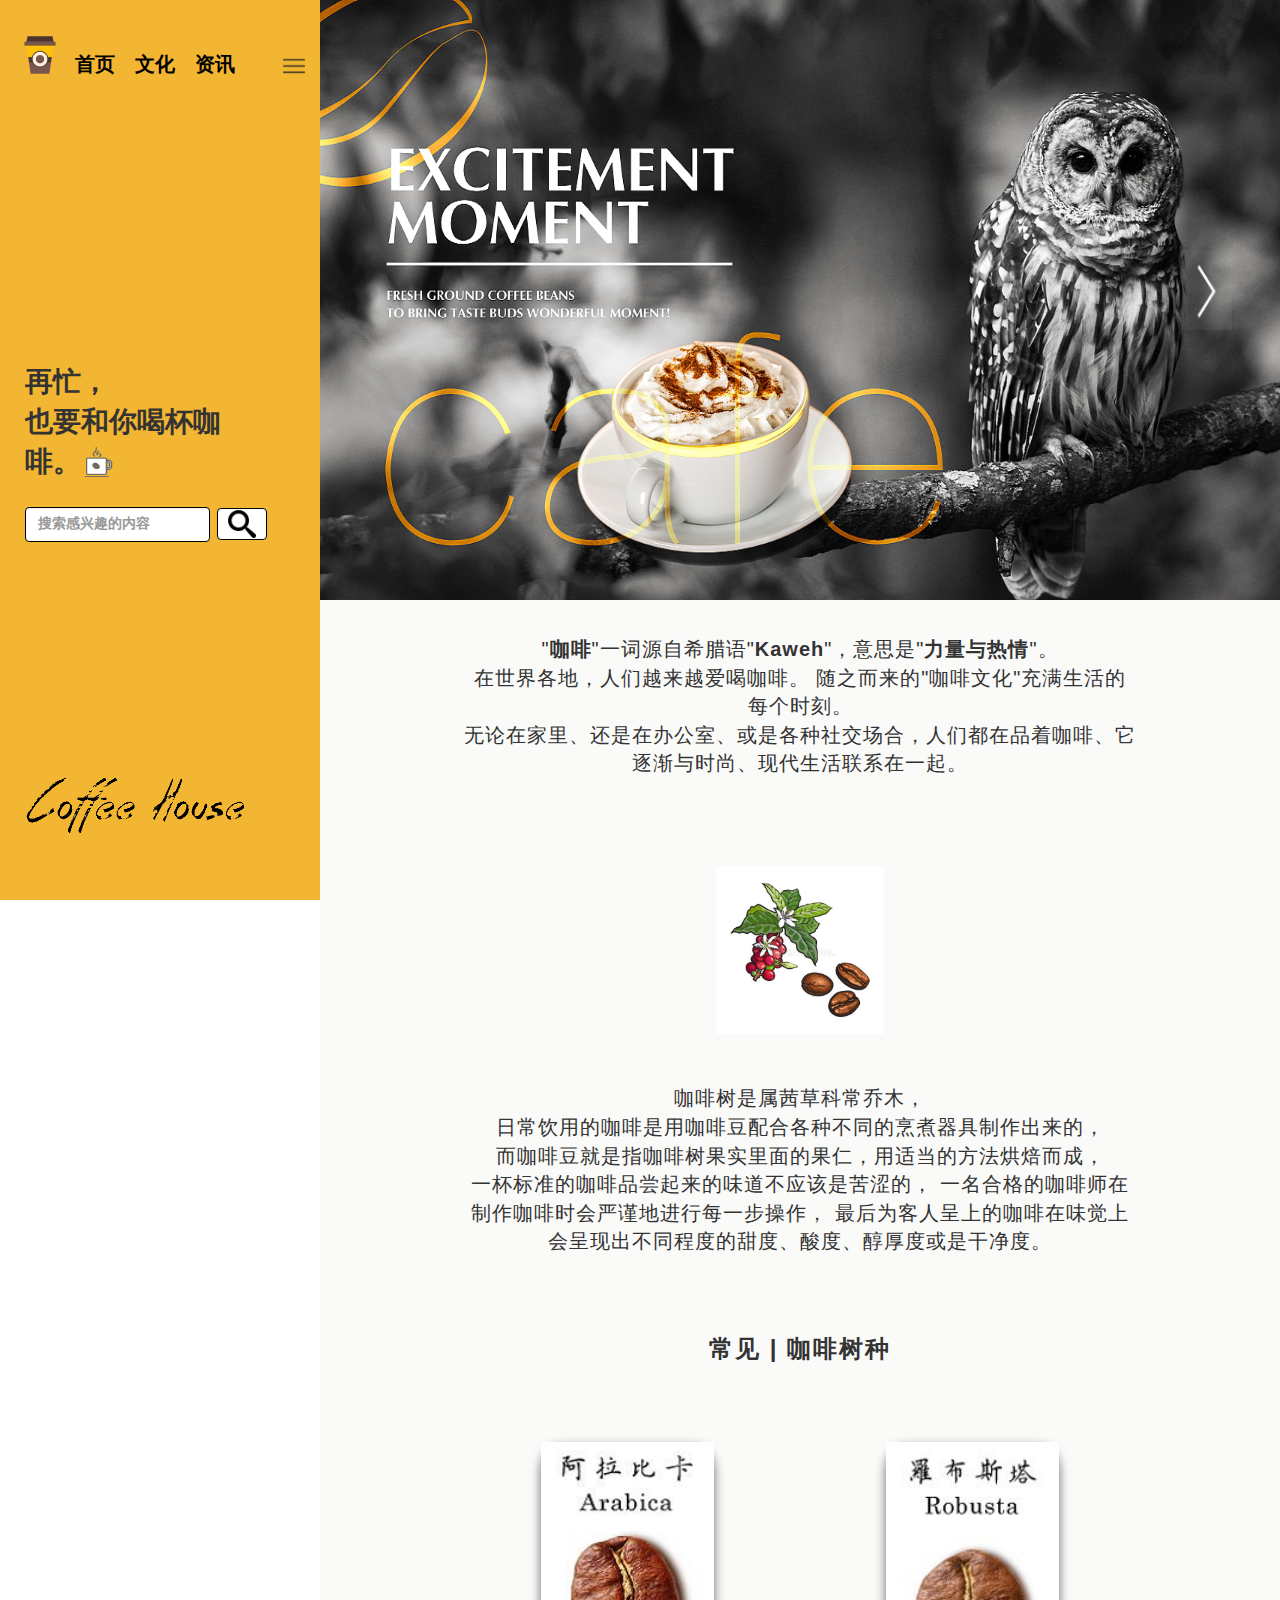
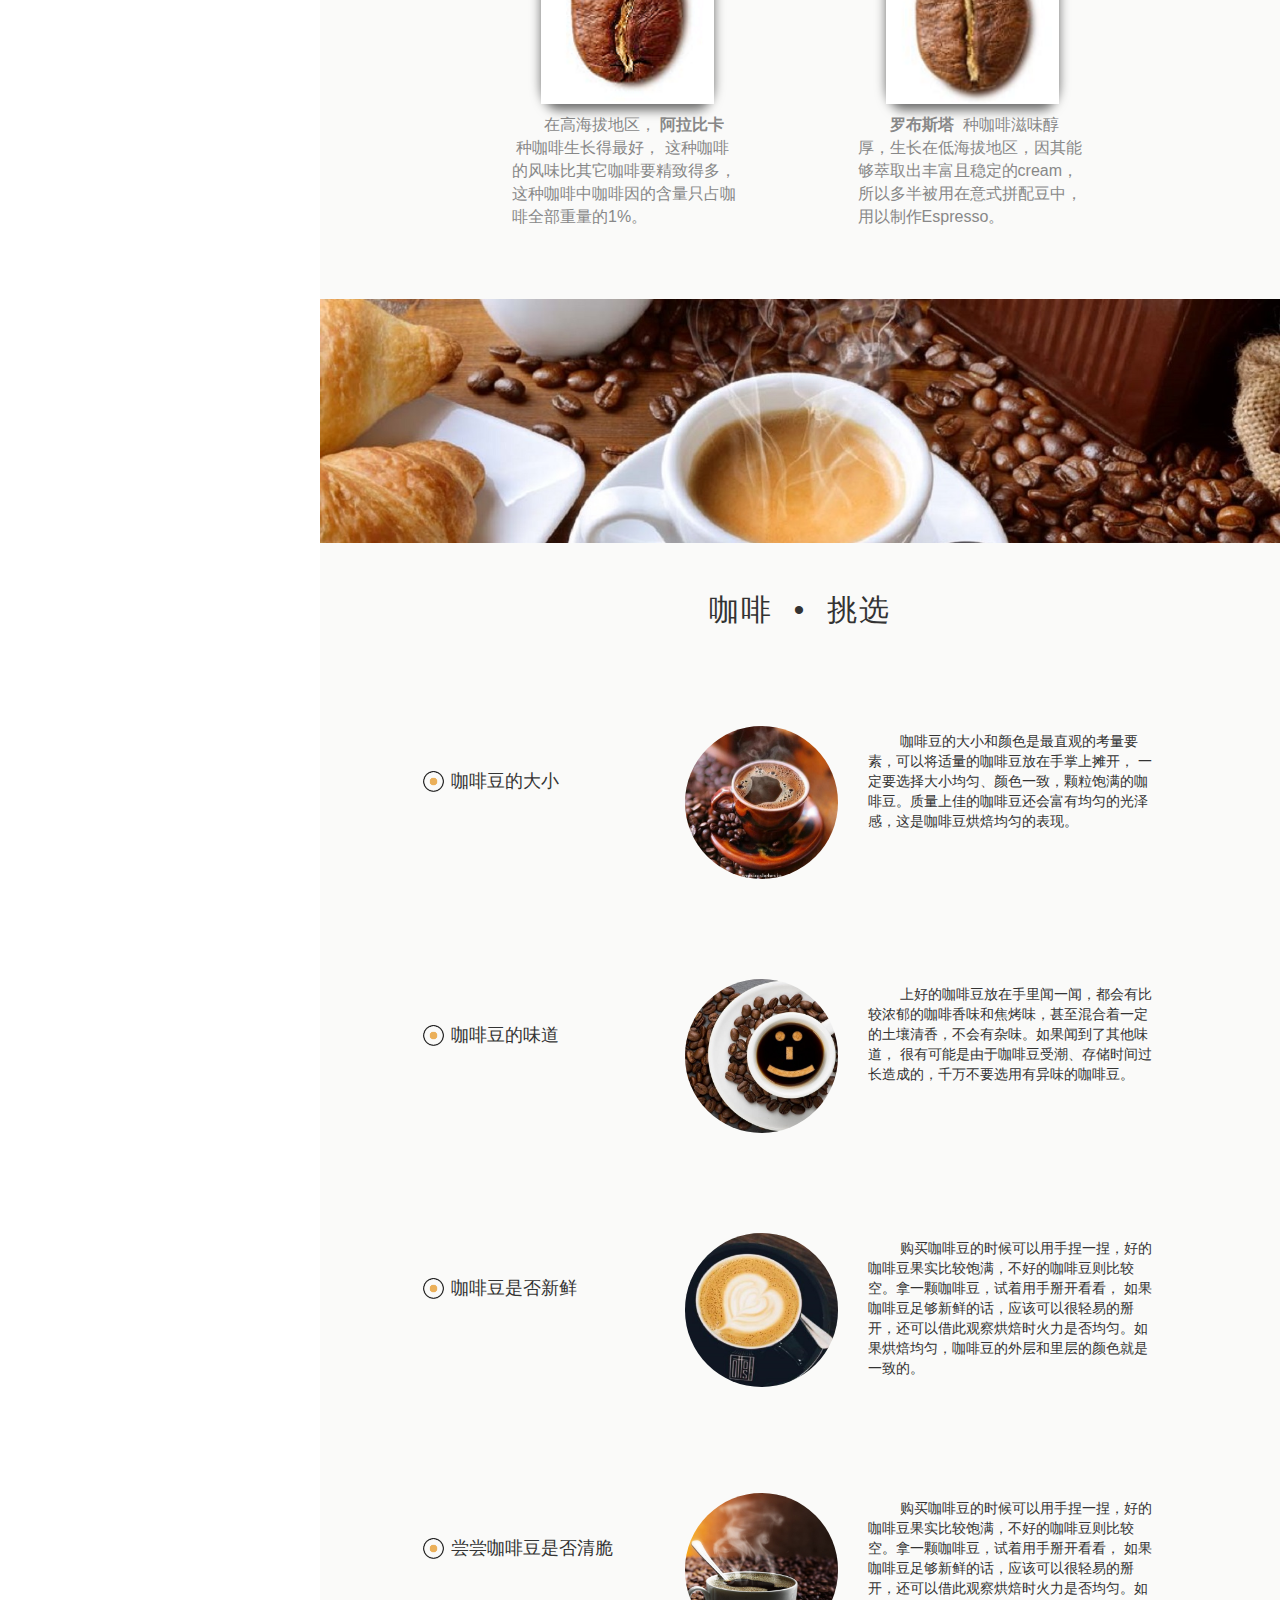
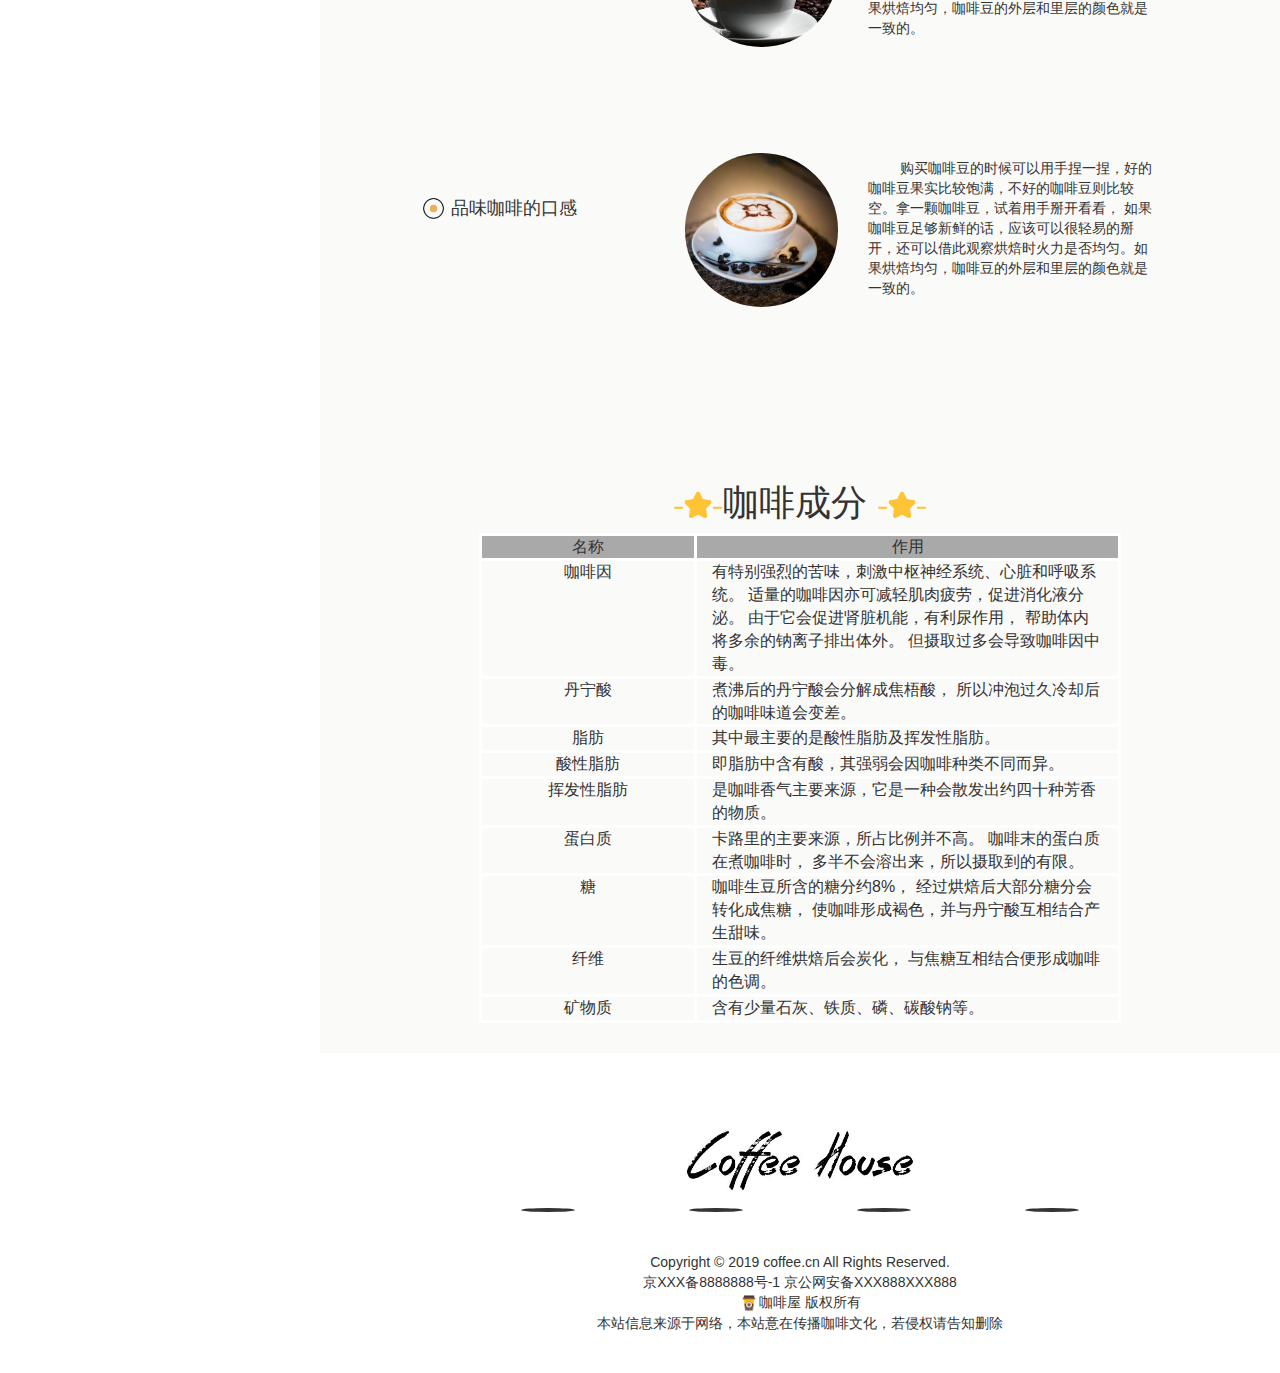
<file: index.html>
<!DOCTYPE html>
<html>
	<head>
		<meta charset="utf-8" />
		<title>Coffee House</title>
		<link rel="shortcut icon" href="img/bitbug_favicon.ico"/>
		<link rel="stylesheet" type="text/css" href="css/style.css"/>
		<link rel="stylesheet" type="text/css" href="css/bootstrap.min.css"/>
		<link rel="stylesheet" type="text/css" href="//at.alicdn.com/t/font_1047723_p3dae2iftdm.css"/>
	</head>
	<body>
		<div id="wrapper">										
		    <nav id="nav">
			    <div class="container">
			    	<header class="hearder">
			    		<a href="#" class="logo"><img src="img/coffeelogo.png" alt="coffee"/></a>
			    		<div class="primary">
			    			<ul>
			    				<li class="current" data-id="#shouye"><a href="index.html"> 首页</a></li>
			    				<li data-id="#culture"><a href="javascript:void(0);" onclick="js_method()">文化</a> </li>
			    				<li data-id="#news"><a href="javascript:void(0);"  onclick="js_method()">资讯</a> </li>
			    			</ul>   
			    			<button class="menu"><img src="img/menu.png"/></button>
			    			<div style="clear: both;width: 100%;height: 1px;"></div>
			    		</div>
			    		<div style="clear: both;width: 100%;height: 1px;"></div>
			    	</header>
			    	<div class="body">
			    		<div class="first">
			    			<span>再忙，</span>
			    			<span>也要和你喝杯咖啡。<img src="img/nav-body-coffee.png"/></span>		   		
			    		    <div class="search">			   			
			    			    <form class="navbar-form">
			    				    <input type="text" id="aa" class="form-control" placeholder="搜索感兴趣的内容" />
			    				    <button class="btn"><img src="img/search.png"/></button>
			    			    </form>
			    		    </div>
			    		</div>
			    		<div class="second">
			    			<img src="img/CoffeeHouse1.png"/>
			    		</div>
			    	</div>
			    </div>
		        <div class="menu-list">
		        	<header class="menu-list-header">
			    		<a href="#" class="menu-list-header-logo"><img src="img/coffeelogo.png" alt="coffee"/></a>
			    	    <button class="menu-list-header-close"><img src="img/close.png"/></button>
		        	    <div style="clear: both;width: 100%;height: 0.5px;"></div>
		        	</header>
		        	<div class="menu-list-body">
		        		<ul class="introduce">
			    			<li data-id="#shouye"><a href="index.html">首页</a></li>
			    			<li data-id="#culture"><a href="javascript:void(0);" onclick="js_method()">咖啡文化</a> </li>
			    			<li data-id="#news"><a href="javascript:void(0);" onclick="js_method()">关于•资讯</a> </li>
			    			<li><hr /></li>
			    			<li data-id = "#born"><a href="javascript:void(0);" onclick="js_method()">咖啡产地</a> </li>
			    			<li data-id = "#baking"><a href="javascript:void(0);" onclick="js_method()">咖啡烘培</a> </li>
			    			<li data-id = "#taste"><a href="javascript:void(0);" onclick="js_method()">咖啡风味</a> </li>
			    			<li data-id = "#worldculture"><a href="javascript:void(0);" onclick="js_method()">点单攻略</a> </li>
			    				
			    			<li><hr /></li>
			    		</ul>
			    		<ul class="firend">		   		
			    			<li><a href="http://www.lavazzacafe.com/"><img src="img/LavazzaLogo.jpg"/> Lavazza咖啡</a></li>
			    			<li><a href="https://g7coffeeyxw.tmall.com/"><img src="img/G7Logo.jpg"/> 越南G7</a></li>
			    			<li><a href="https://www.kraftrecipes.com/brands/maxwell-house"><img src="img/maxwellLogo.jpg"/> 麦斯威尔</a></li>
			    			<li><a href="http://www.nescafe.com.cn/"><img src="img/nescafeLogo.jpg"/> 雀巢咖啡</a></li>
			    			<li><a href="http://www.oldtownwhitecoffee.com.cn/homepage.html"><img src="img/oldtownLogo.jpg"/> 旧街场</a></li>
			    		</ul>
		        	</div>
		        </div>
		    </nav>
		
		    <div id="nav2">
		    	<div class="nav2-header">
		    		<img src="img/coffeelogo.png" style="width:100px;height:100px;z-index: 2;display: block;position: absolute;top: 15%;left: 45%;"/>
		    		<p style="color: white;font-size: 16px;text-align: center;position: absolute;top: 50%;left: 40%;">Would you like a cup of coffee?</p>
		    		<div style="background: rgba(0,0,0,0.7);width: 100%;height:200px;"></div>
		    		<div style="clear: both;"></div>
		    	</div>
		    	<div class="nav2-list">
		    		
		    		<ul>
		    			<li data-id="#shouye"><a href="index.html">首页</a></li>
			    		<li data-id="#culture"><a href="javascript:void(0);" onclick="js_method()">咖啡文化</a> </li>
			    		<li data-id="#news"><a href="javascript:void(0);" onclick="js_method()">关于•资讯</a> </li>
			    		<li data-id = "#born"><a href="javascript:void(0);" onclick="js_method()">咖啡产地</a> </li>
			    		<li data-id = "#baking"><a href="javascript:void(0);" onclick="js_method()">咖啡烘培</a> </li>
			    		<li data-id = "#taste"><a href="javascript:void(0);" onclick="js_method()">咖啡风味</a> </li>
			    		<li data-id = "#worldculture"><a href="javascript:void(0);" onclick="js_method()">点单攻略</a> </li>
			    			
		    		</ul>
		    		<div style="clear: both;"></div>
		    	</div>
		    </div>
		    <main id="main">
		    	<div id="main-center">		    				    	
		    	    <div class="main-center-showbox">	
		    		    <div class="main-center-showbox-imgbox">
		    			    <img src="img/main-封面图1.png"/>
		    		    </div>	
		    		    <button class="main-showbox-next">
		    			    <img src="img/next.png"/>
		    		    </button>		    		
		    	    </div>
		    	    <div class="main-center-content">
		    	    	<div class="main-center-content-font">
		    	    	    <p>
		    	    	        "<b>咖啡</b>"一词源自希腊语"<b>Kaweh</b>"，意思是"<b>力量与热情</b>"。<br />
		    	    	                在世界各地，人们越来越爱喝咖啡。		    	    	        
		    	    	                随之而来的"咖啡文化"充满生活的每个时刻。 <br />
		    	    	                无论在家里、还是在办公室、或是各种社交场合，人们都在品着咖啡、它逐渐与时尚、现代生活联系在一起。<br /><br />		    	    	          
		    	    	    </p>	
		    	    	       <div style="width: 25%;height: auto;position: relative;margin:50px 37.5%;">
		    	    		        <img src="img/咖啡树.png"style="width: 100%;"/>
		    	    	        </div>  
		    	    	    <p>	
		    	    	                咖啡树是属茜草科常乔木，<br />
		    	    	                日常饮用的咖啡是用咖啡豆配合各种不同的烹煮器具制作出来的，<br />
		    	    	                而咖啡豆就是指咖啡树果实里面的果仁，用适当的方法烘焙而成，<br />
		    	    	                一杯标准的咖啡品尝起来的味道不应该是苦涩的，
		    	    	                一名合格的咖啡师在制作咖啡时会严谨地进行每一步操作，
		    	    	                最后为客人呈上的咖啡在味觉上会呈现出不同程度的甜度、酸度、醇厚度或是干净度。
		    	    	    </p>		       	    
		    	    	</div>	
		    	    	
		    	        <div class="main-center-content-tree">
		    	        	<h3>常见&nbsp;|&nbsp;咖啡树种</h3>
		    	        	<div class="tree-box">
		    	        		<div class="tree-box-1"style="width: 30%;height: auto;float: left;position:relative;margin: 0px 5%;">
		    	        			<img src="img/咖啡豆种-阿拉比卡.png" style="width: 100%;"/>
		    	        		</div>
		    	        		<div class="tree-box-1"style="width: 30%;height: auto;float: right;position:relative;margin: 0px 5%;">
		    	        			<img src="img/咖啡豆种-罗布斯塔.png"style="width: 100%;"/>
		    	        		</div>
		    	        		<div style="clear: both;width: 100%;height: 10px;"></div>
		    	        	</div>
		    	        	<div class="tree-ues-box">
		    	        		<div class="tree-use-box-1"style="width: 40%;height: auto;float: left;position: relative;text-indent: 32px;font-size: 16px;">
		    	        			在高海拔地区，
		    	        			<b>阿拉比卡</b> &nbsp;种咖啡生长得最好，
		    	        			这种咖啡的风味比其它咖啡要精致得多，
		    	        			这种咖啡中咖啡因的含量只占咖啡全部重量的1%。
		    	        		</div>
		    	        		<div class="tree-use-box-1"style="width: 40%;height: auto;float:right;position: relative;text-indent: 32px;font-size: 16px;">
		    	        			<b>罗布斯塔</b> &nbsp;种咖啡滋味醇厚，生长在低海拔地区，因其能够萃取出丰富且稳定的cream，
		    	        			所以多半被用在意式拼配豆中，用以制作Espresso。
		    	        		</div>
		    	        		<div style="clear: both;width: 100%;height: 10px;"></div>
		    	        	</div>
		    	        </div>
		    	        <!--<div style="width: 100%;height: auto;position: relative;background: #1C1C1E;">
		    	    		<img src="img/素材图1.png" style="width: 50%;height: auto;margin:0px 25%"/>
		    	    	</div>-->
		    	    	
		    	    	<div class="main-center-content-d">
		    	    		<img src="img/素材图6.png" style="width: 100%;"/>
		    	    		
		    	    		<div class="main-center-content-xg">
		    	    		    <h2>咖啡&nbsp; •&nbsp; 挑选</h2>
		    	    	        <ul>
		    	    	        	<li>
		    	    			        <h4><img src="img/圆点 .png"/>咖啡豆的大小</h4>
		    	    			        <img src="img/咖啡豆1.png"/>
		    	    			        <p>
		    	    				咖啡豆的大小和颜色是最直观的考量要素，可以将适量的咖啡豆放在手掌上摊开，
		    	    				一定要选择大小均匀、颜色一致，颗粒饱满的咖啡豆。质量上佳的咖啡豆还会富有均匀的光泽感，这是咖啡豆烘焙均匀的表现。
		    	    			        </p>
		    	    			        <div style="clear: both;"></div>
		    	    			    </li>
		    	    			    <li>
		    	    			        <h4><img src="img/圆点 .png"/>咖啡豆的味道</h4>
		    	    			        <img src="img/咖啡豆2.png"/>
		    	    			        <p>
		    	    				上好的咖啡豆放在手里闻一闻，都会有比较浓郁的咖啡香味和焦烤味，甚至混合着一定的土壤清香，不会有杂味。如果闻到了其他味道，
		    	    				很有可能是由于咖啡豆受潮、存储时间过长造成的，千万不要选用有异味的咖啡豆。
		    	    			        </p>
		    	    			        <div style="clear: both;"></div>
		    	    			    </li>
		    	    			    <li>
		    	    			        <h4><img src="img/圆点 .png"/>咖啡豆是否新鲜</h4>
		    	    			        <img src="img/咖啡豆3.png"/>
		    	    			        <p>
		    	    				购买咖啡豆的时候可以用手捏一捏，好的咖啡豆果实比较饱满，不好的咖啡豆则比较空。拿一颗咖啡豆，试着用手掰开看看，
		    	    				如果咖啡豆足够新鲜的话，应该可以很轻易的掰开，还可以借此观察烘焙时火力是否均匀。如果烘焙均匀，咖啡豆的外层和里层的颜色就是一致的。
		    	    			        </p>
		    	    			        <div style="clear: both;"></div>
		    	    			    </li>
		    	    			    <li>
		    	    			        <h4><img src="img/圆点 .png"/>尝尝咖啡豆是否清脆</h4>
		    	    			        <img src="img/咖啡豆4.png"/>
		    	    			        <p>
		    	    				购买咖啡豆的时候可以用手捏一捏，好的咖啡豆果实比较饱满，不好的咖啡豆则比较空。拿一颗咖啡豆，试着用手掰开看看，
		    	    				如果咖啡豆足够新鲜的话，应该可以很轻易的掰开，还可以借此观察烘焙时火力是否均匀。如果烘焙均匀，咖啡豆的外层和里层的颜色就是一致的。
		    	    			        </p>
		    	    			        <div style="clear: both;"></div>
		    	    			    </li>
		    	    			    <li>
		    	    			        <h4><img src="img/圆点 .png"/>品味咖啡的口感</h4>
		    	    			        <img src="img/咖啡豆5.png"/>
		    	    			        <p>
		    	    				购买咖啡豆的时候可以用手捏一捏，好的咖啡豆果实比较饱满，不好的咖啡豆则比较空。拿一颗咖啡豆，试着用手掰开看看，
		    	    				如果咖啡豆足够新鲜的话，应该可以很轻易的掰开，还可以借此观察烘焙时火力是否均匀。如果烘焙均匀，咖啡豆的外层和里层的颜色就是一致的。
		    	    			        </p>
		    	    			        <div style="clear: both;"></div>
		    	    			    </li>
		    	    		    </ul>
		    	    		    <div style="clear: both;"></div>
		    	    	</div>
		    	    	</div>
		    	    	
		    	    	<div class="main-center-content-cf">
		    	    		<h1><img src="img/标题1.png"/>咖啡成分 <img src="img/标题1.png"/></h1>
		    	    		<div class="main-center-content-cf-detail">	    	    	
		    	    		    <div class="row">
		    	    			    <div class="col-lg-4 col-md-3 col-sm-2 col-xs-1 text-center"style="background-color:#A9A9A9 ;">名称</div>
		    	    			    <div class="col-lg-8 col-md-9 col-sm-10 col-xs-11 text-center"style="background-color: #A9A9A9;" >作用</div>
		    	    		    </div>
		    	    		    <div class="row">
		    	    			    <div class="col-lg-4 col-md-3 col-sm-2 col-xs-1 text-center">咖啡因</div>
		    	    			    <div class="col-lg-8 col-md-9 col-sm-10 col-xs-11">
		    	    			    	有特别强烈的苦味，刺激中枢神经系统、心脏和呼吸系统。
		    	    			    	适量的咖啡因亦可减轻肌肉疲劳，促进消化液分泌。
		    	    			    	由于它会促进肾脏机能，有利尿作用，
		    	    			    	帮助体内将多余的钠离子排出体外。
		    	    			    	但摄取过多会导致咖啡因中毒。
		    	    			    </div>
		    	    		    </div>
		    	    		    <div class="row">
		    	    			    <div class="col-lg-4 col-md-3 col-sm-2 col-xs-1 text-center">丹宁酸</div>
		    	    			    <div class="col-lg-8 col-md-9 col-sm-10 col-xs-11">
		    	    			    	煮沸后的丹宁酸会分解成焦梧酸，
		    	    			    	所以冲泡过久冷却后的咖啡味道会变差。
		    	    			    </div>
		    	    		    </div>
		    	    		    <div class="row">
		    	    			    <div class="col-lg-4 col-md-3 col-sm-2 col-xs-1 text-center">脂肪</div>
		    	    			    <div class="col-lg-8 col-md-9 col-sm-10 col-xs-11">
		    	    			    	其中最主要的是酸性脂肪及挥发性脂肪。
		    	    			    </div>
		    	    		    </div>
		    	    		    <div class="row">
		    	    			    <div class="col-lg-4 col-md-3 col-sm-2 col-xs-1 text-center">酸性脂肪</div>
		    	    			    <div class="col-lg-8 col-md-9 col-sm-10 col-xs-11">
		    	    			    	即脂肪中含有酸，其强弱会因咖啡种类不同而异。
		    	    			    </div>
		    	    		    </div>
		    	    		    <div class="row">
		    	    			    <div class="col-lg-4 col-md-3 col-sm-2 col-xs-1 text-center">挥发性脂肪</div>
		    	    			    <div class="col-lg-8 col-md-9 col-sm-10 col-xs-11">
		    	    			    	是咖啡香气主要来源，它是一种会散发出约四十种芳香的物质。
		    	    			    </div>
		    	    		    </div>
		    	    		    <div class="row">
		    	    			    <div class="col-lg-4 col-md-3 col-sm-2 col-xs-1 text-center">蛋白质</div>
		    	    			    <div class="col-lg-8 col-md-9 col-sm-10 col-xs-11">
		    	    			    	卡路里的主要来源，所占比例并不高。
		    	    			    	咖啡末的蛋白质在煮咖啡时，
		    	    			    	多半不会溶出来，所以摄取到的有限。
		    	    			    </div>
		    	    		    </div>
		    	    		    <div class="row">
		    	    			    <div class="col-lg-4 col-md-3 col-sm-2 col-xs-1 text-center">糖</div>
		    	    			    <div class="col-lg-8 col-md-9 col-sm-10 col-xs-11">
		    	    			    	咖啡生豆所含的糖分约8%，
		    	    			    	经过烘焙后大部分糖分会转化成焦糖，
		    	    			    	使咖啡形成褐色，并与丹宁酸互相结合产生甜味。
		    	    			    </div>
		    	    		    </div>
		    	    		    <div class="row">
		    	    			    <div class="col-lg-4 col-md-3 col-sm-2 col-xs-1 text-center">纤维</div>
		    	    			    <div class="col-lg-8 col-md-9 col-sm-10 col-xs-11">
		    	    			    	生豆的纤维烘焙后会炭化，
		    	    			    	与焦糖互相结合便形成咖啡的色调。
		    	    			    </div>
		    	    		    </div>
		    	    		    <div class="row"style="border-bottom: 3px solid white;">
		    	    			    <div class="col-lg-4 col-md-3 col-sm-2 col-xs-1 text-center">矿物质</div>
		    	    			    <div class="col-lg-8 col-md-9 col-sm-10 col-xs-11">
		    	    			    	含有少量石灰、铁质、磷、碳酸钠等。
		    	    			    </div>
		    	    		    </div>
		    	    		</div>
		    	    	</div>
		    	    		    	       
		    	    </div>		    	    
		    	</div>	 
		    	
		    	<footer id="footer">
		    	    <div class="footer-img">
		    		    <img src="img/CoffeeHouse.png" style="width: 100%;height: auto;"/>
		    	    </div>
		    	    <div class="footer-link">
		    		    <div class="footer-link-box">
		    		    	<a href="https://www.sina.com.cn/">
		    			    <i class="iconfont icon-xinlang"></i>
		    			    </a>
		    		    </div>
		    		    <div class="footer-link-box">
		    		    	<a href="https://weixin.qq.com/">
		    			    <i class="iconfont icon-weixin"></i>
		    			    </a>
		    		    </div>
		    		    <div class="footer-link-box">
		    		    	<a href="https://www.jd.com/">
		    			    <i class="iconfont icon-jingdong"></i>
		    			    </a>
		    		    </div>
		    		    <div class="footer-link-box">
		    		    	<a href="https://baike.baidu.com/item/%E5%92%96%E5%95%A1/29518?fr=aladdin">
		    			    <i class="iconfont icon-baidubaike"></i>
		    			    </a>
		    		    </div>
		    		    <div style="clear: both;width: 100%;height: 10px;"></div>
		    	    </div>
		    	    <div class="footer-font">
		    	    	<p style="text-align: center;">
		    	    	Copyright © 2019 coffee.cn All Rights Reserved.<br /> 
		    	    	 京XXX备8888888号-1   京公网安备XXX888XXX888<br />
		    	    	 <img src="img/coffeelogo.png"style="width: 2%;"/>咖啡屋  版权所有<br />
		    	    	 本站信息来源于网络，本站意在传播咖啡文化，若侵权请告知删除
		    	    	 </p>
		    	    </div>
		        </footer>
		        
		    </main>
		    
		  
		
		
		</div>
		 
	    <script type="text/javascript" src="js/jquery-3.3.1.min.js" ></script>
	    <script type="text/javascript" src="js/bootstrap.min.js" ></script>
	    <script type="text/javascript" src="js/coffee.js" ></script>
	</body>
</html>
</file>
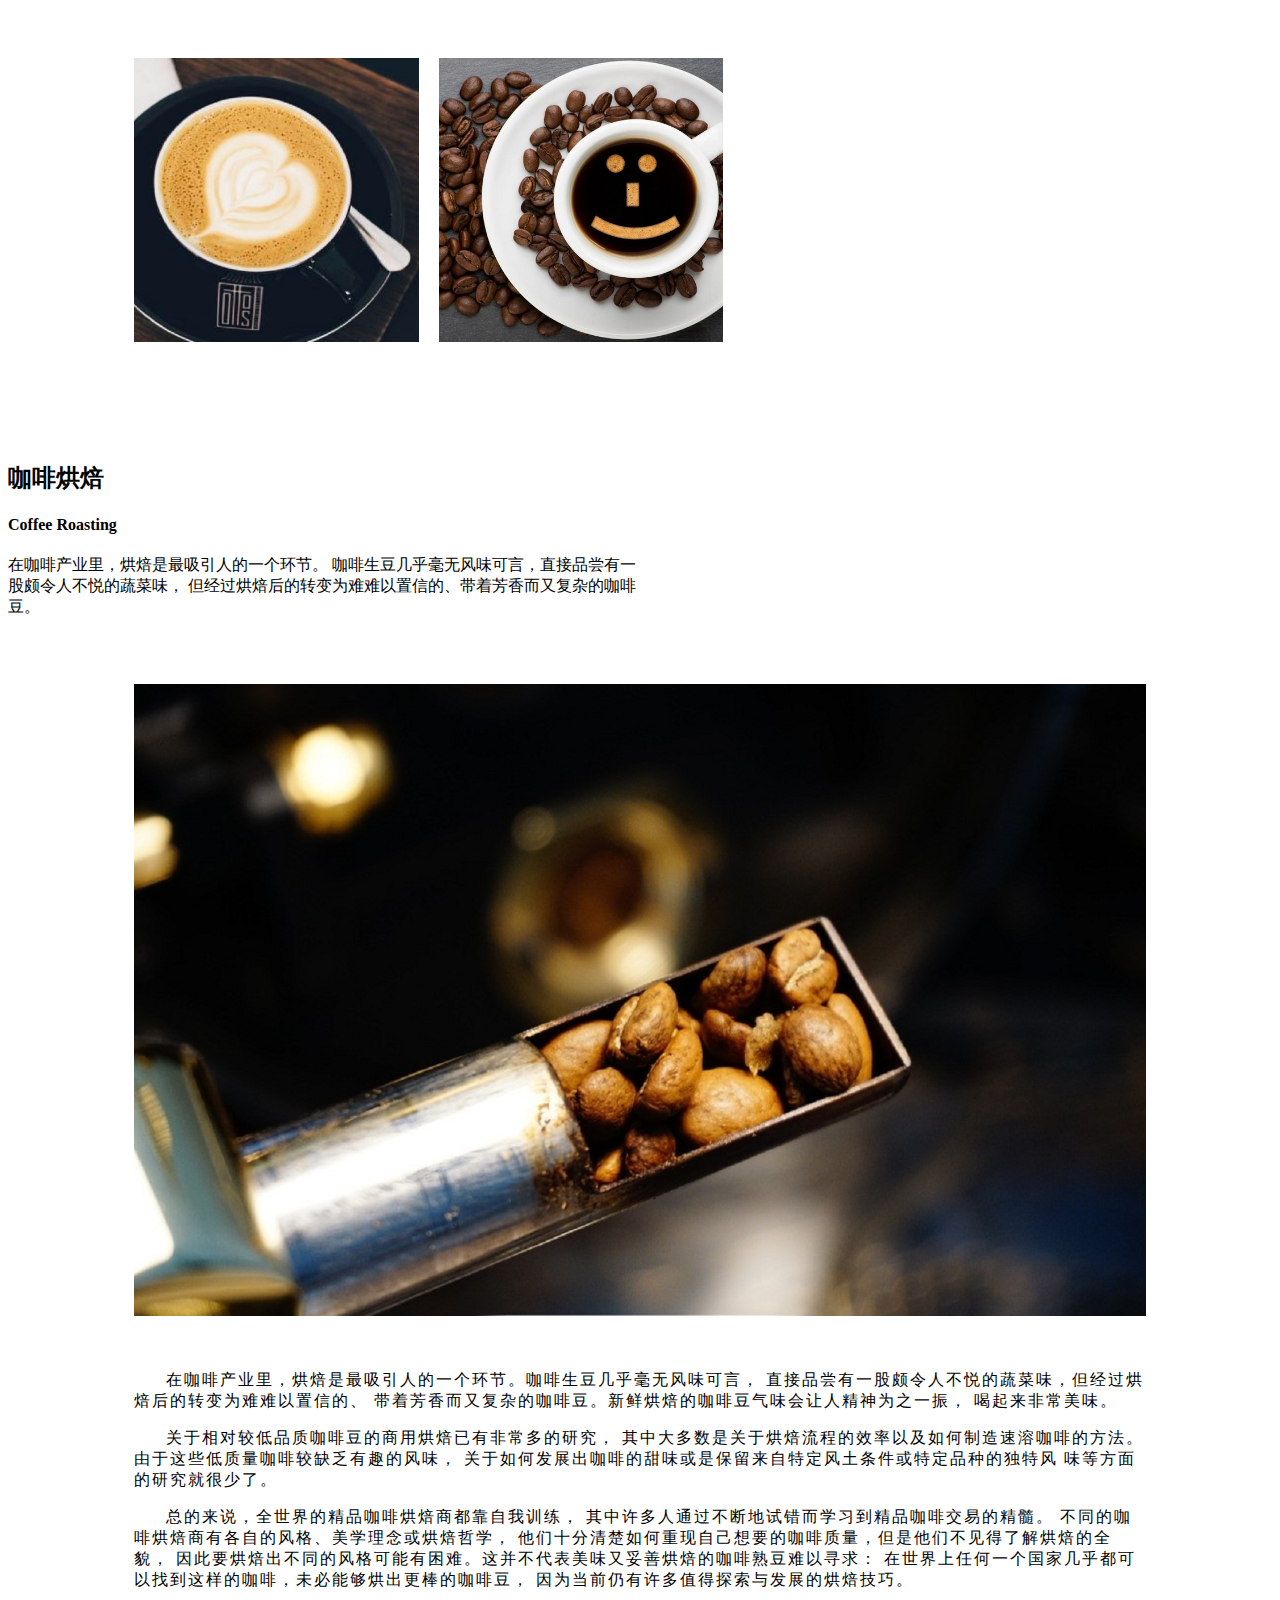
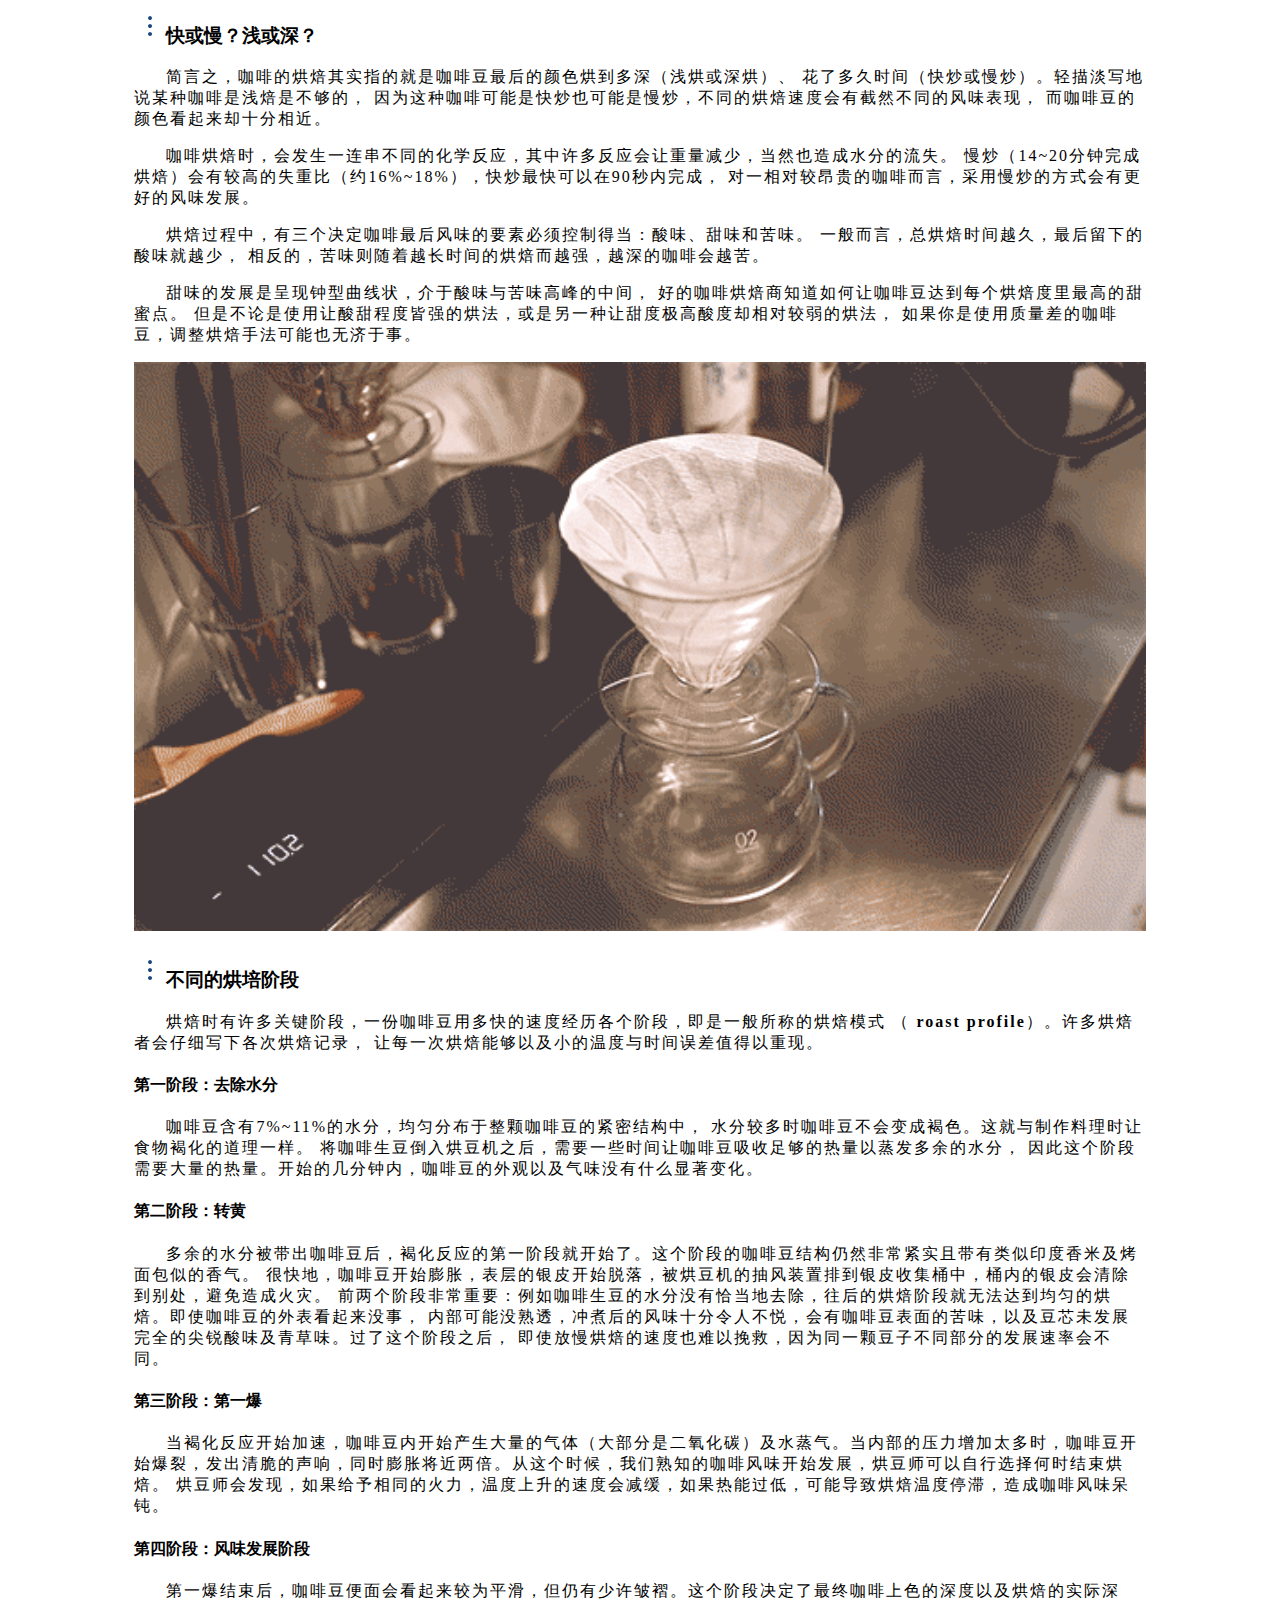
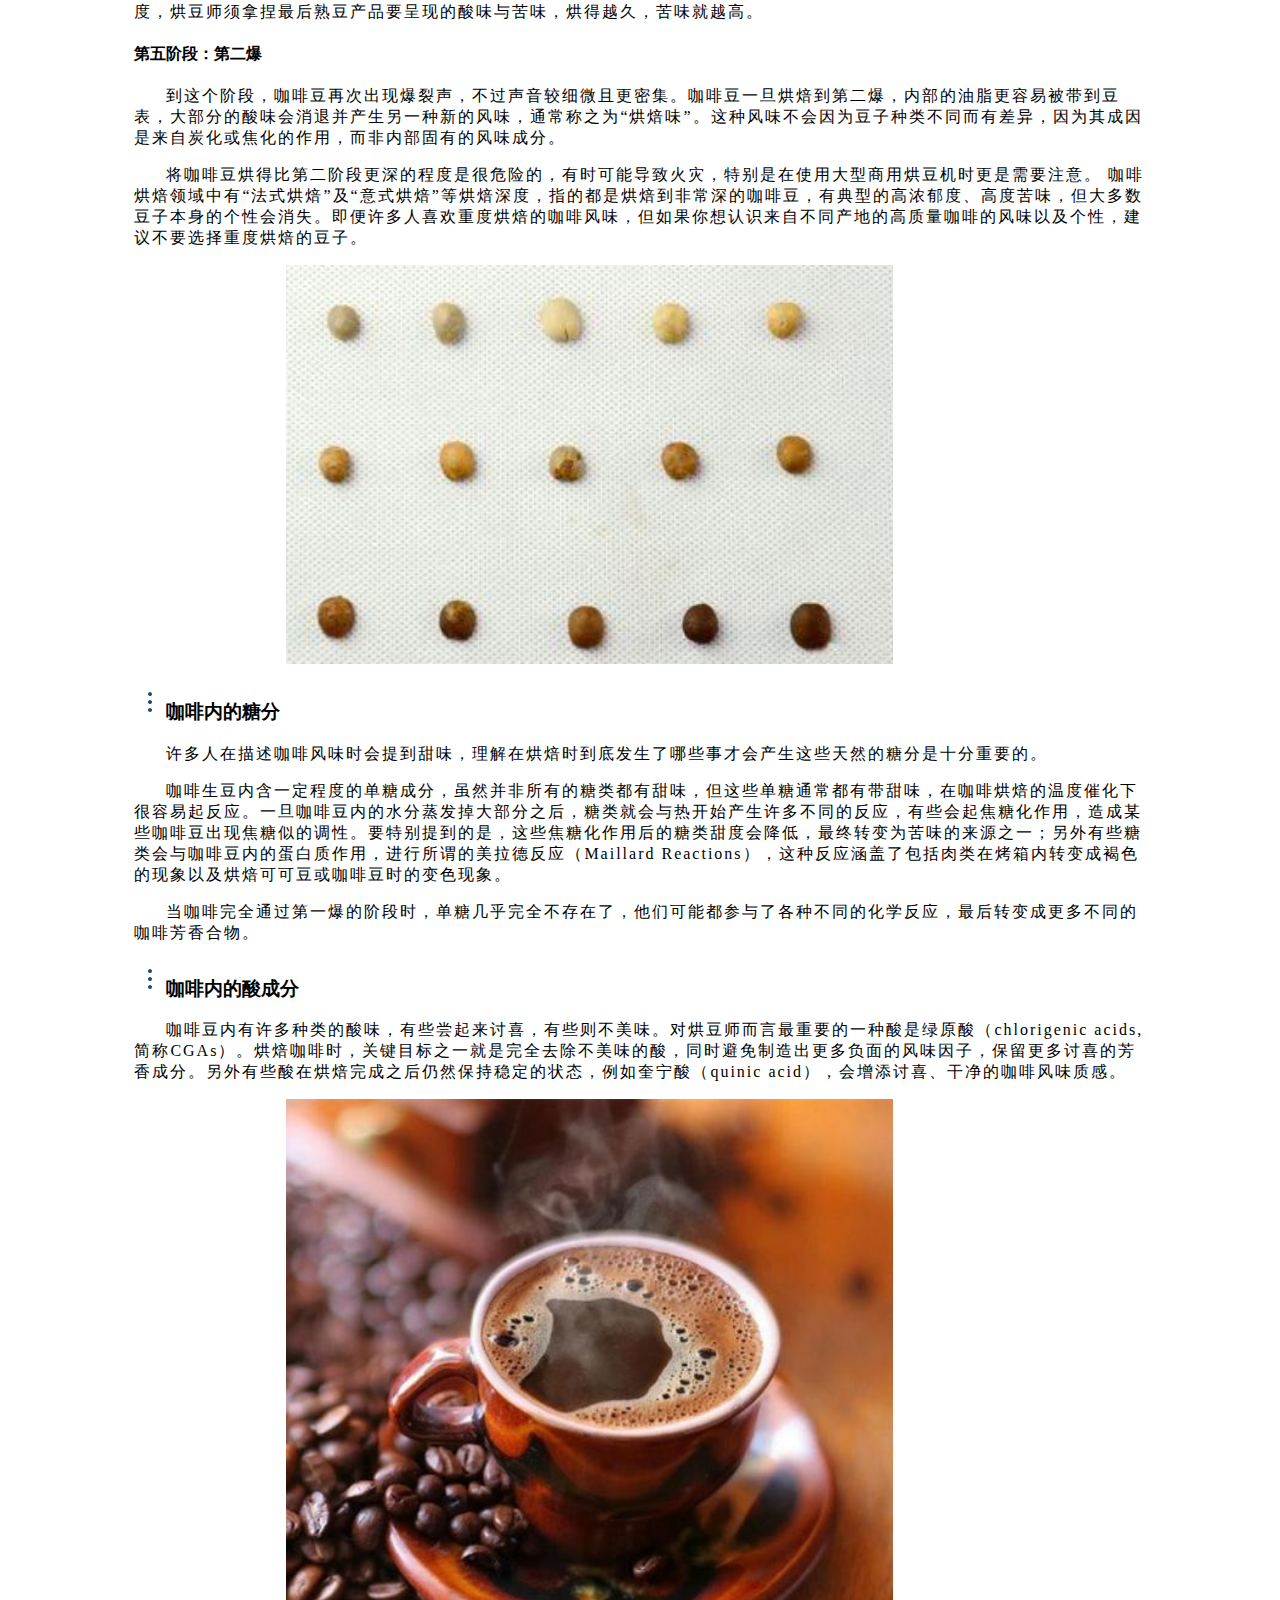
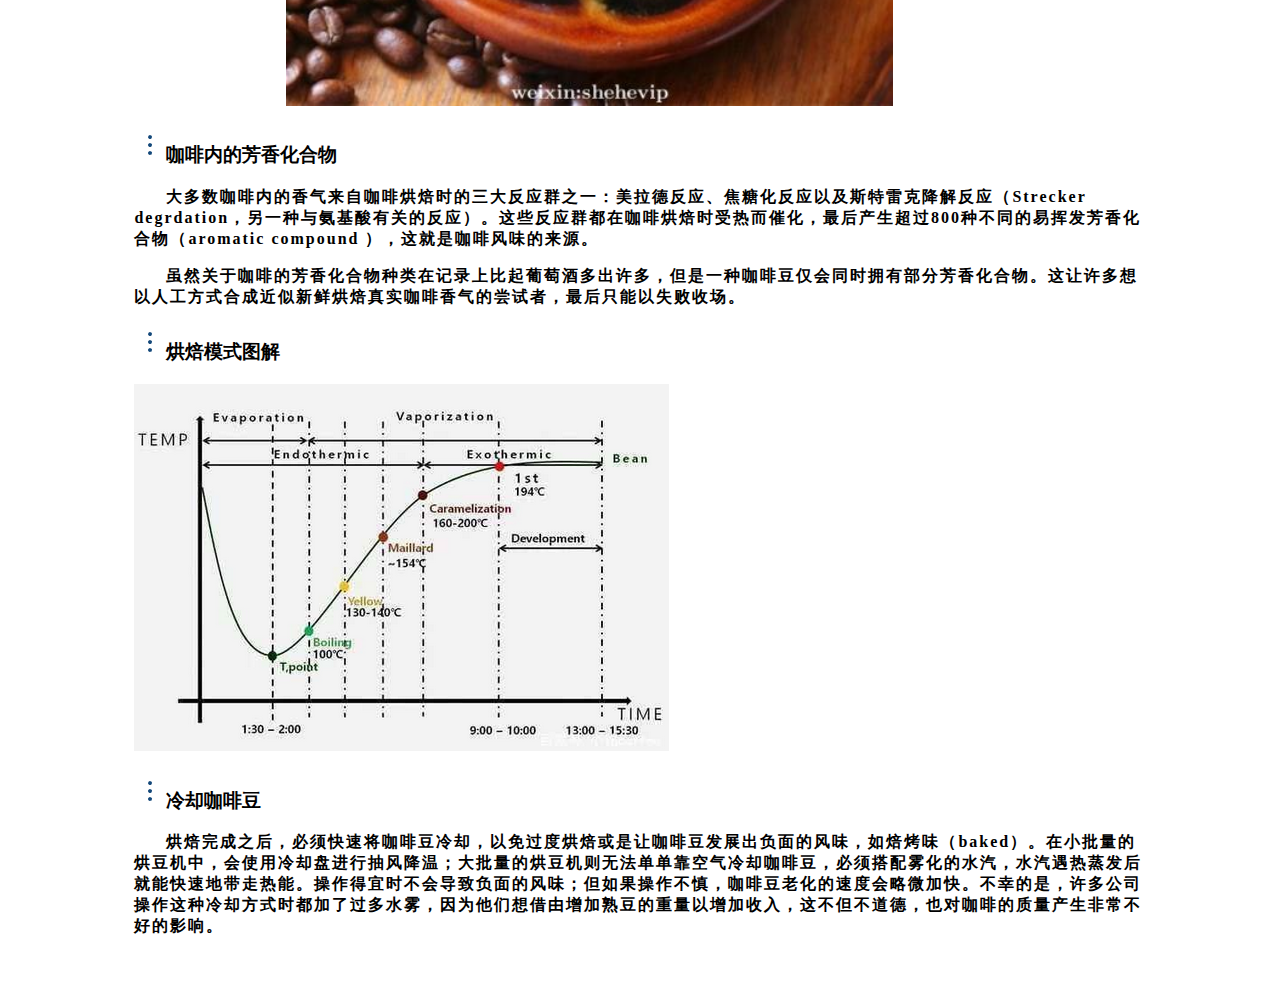
<file: coffee_baking.html>
<!DOCTYPE html>
<html>
	<head>
		<meta charset="UTF-8">
		<title></title>
		<link rel="stylesheet" type="text/css" href="css/baking.css"/>
	</head>
	<body>
		<div id="baking">
			<div class="baking-header">
				<div class="baking-header-img">
					<img src="img/咖啡豆3.png" style="float: left;width:45%;margin: 0px 10px 10px 0px;"/>
					<img src="img/咖啡豆2.png" style="float: left;width:45%;margin: 0px 0px 10px 10px;"/>
					
					<div style="clear: both;"></div>
				</div>
				<div class="baking-header-font">
					<h2 style="font-weight: 700;">咖啡烘焙 </h2>
					<h4 style="font-weight: 700;">Coffee Roasting</h4>
					<p style="margin-top: 10px;">在咖啡产业里，烘焙是最吸引人的一个环节。
						咖啡生豆几乎毫无风味可言，直接品尝有一股颇令人不悦的蔬菜味，
						但经过烘焙后的转变为难难以置信的、带着芳香而又复杂的咖啡豆。</p>
				</div>
			</div>
			
			<img src="img/素材图5.png" style="width: 80%;position: relative;margin: 0px 10%;"/>
			
			<div class="baking-font">
				<p>
					在咖啡产业里，烘焙是最吸引人的一个环节。咖啡生豆几乎毫无风味可言，
					直接品尝有一股颇令人不悦的蔬菜味，但经过烘焙后的转变为难难以置信的、
					带着芳香而又复杂的咖啡豆。新鲜烘焙的咖啡豆气味会让人精神为之一振，
					喝起来非常美味。
				</p>
				<p>
					关于相对较低品质咖啡豆的商用烘焙已有非常多的研究，
					其中大多数是关于烘焙流程的效率以及如何制造速溶咖啡的方法。
					由于这些低质量咖啡较缺乏有趣的风味，
					关于如何发展出咖啡的甜味或是保留来自特定风土条件或特定品种的独特风
					味等方面的研究就很少了。
				</p>
				<p>
					总的来说，全世界的精品咖啡烘焙商都靠自我训练，
					其中许多人通过不断地试错而学习到精品咖啡交易的精髓。
					不同的咖啡烘焙商有各自的风格、美学理念或烘焙哲学，
					他们十分清楚如何重现自己想要的咖啡质量，但是他们不见得了解烘焙的全貌，
					因此要烘焙出不同的风格可能有困难。这并不代表美味又妥善烘焙的咖啡熟豆难以寻求：
					在世界上任何一个国家几乎都可以找到这样的咖啡，未必能够烘出更棒的咖啡豆，
					因为当前仍有许多值得探索与发展的烘焙技巧。
				</p>
				<h3 style="font-weight: 700;"> <img src="img/分割线.png"/>快或慢？浅或深？</h3>
			    <p>
			    	简言之，咖啡的烘焙其实指的就是咖啡豆最后的颜色烘到多深（浅烘或深烘）、
			    	花了多久时间（快炒或慢炒）。轻描淡写地说某种咖啡是浅焙是不够的，
			    	因为这种咖啡可能是快炒也可能是慢炒，不同的烘焙速度会有截然不同的风味表现，
			    	而咖啡豆的颜色看起来却十分相近。
			    </p>
			    <p>
			    	咖啡烘焙时，会发生一连串不同的化学反应，其中许多反应会让重量减少，当然也造成水分的流失。
			    	慢炒（14~20分钟完成烘焙）会有较高的失重比（约16%~18%），快炒最快可以在90秒内完成，
			    	对一相对较昂贵的咖啡而言，采用慢炒的方式会有更好的风味发展。
			    </p>
			    <p>
			    	烘焙过程中，有三个决定咖啡最后风味的要素必须控制得当：酸味、甜味和苦味。
			    	一般而言，总烘焙时间越久，最后留下的酸味就越少，
			    	相反的，苦味则随着越长时间的烘焙而越强，越深的咖啡会越苦。
			    </p>
			    <p>
			    	甜味的发展是呈现钟型曲线状，介于酸味与苦味高峰的中间，
			    	好的咖啡烘焙商知道如何让咖啡豆达到每个烘焙度里最高的甜蜜点。
			    	但是不论是使用让酸甜程度皆强的烘法，或是另一种让甜度极高酸度却相对较弱的烘法，
			    	如果你是使用质量差的咖啡豆，调整烘焙手法可能也无济于事。
			    </p>
			    <img src="img/动图1.gif" style="width: 100%;"/>
			    <h3 style="font-weight: 700;"> <img src="img/分割线.png"/>不同的烘培阶段</h3>
			    <p>
			    	烘焙时有许多关键阶段，一份咖啡豆用多快的速度经历各个阶段，即是一般所称的烘焙模式
			    	（<b> roast profile</b>）。许多烘焙者会仔细写下各次烘焙记录，
			    	让每一次烘焙能够以及小的温度与时间误差值得以重现。
			    </p>
			    <h4 style="font-weight: 700;">第一阶段：去除水分</h4>
			    <p>
			    	咖啡豆含有7%~11%的水分，均匀分布于整颗咖啡豆的紧密结构中，
			    	水分较多时咖啡豆不会变成褐色。这就与制作料理时让食物褐化的道理一样。

                                        将咖啡生豆倒入烘豆机之后，需要一些时间让咖啡豆吸收足够的热量以蒸发多余的水分，
                                        因此这个阶段需要大量的热量。开始的几分钟内，咖啡豆的外观以及气味没有什么显著变化。
			    </p>
			    <h4 style="font-weight: 700;">第二阶段：转黄</h4>
			    <p>
			    	多余的水分被带出咖啡豆后，褐化反应的第一阶段就开始了。这个阶段的咖啡豆结构仍然非常紧实且带有类似印度香米及烤面包似的香气。
			    	很快地，咖啡豆开始膨胀，表层的银皮开始脱落，被烘豆机的抽风装置排到银皮收集桶中，桶内的银皮会清除到别处，避免造成火灾。

                                        前两个阶段非常重要：例如咖啡生豆的水分没有恰当地去除，往后的烘焙阶段就无法达到均匀的烘焙。即使咖啡豆的外表看起来没事，
                                        内部可能没熟透，冲煮后的风味十分令人不悦，会有咖啡豆表面的苦味，以及豆芯未发展完全的尖锐酸味及青草味。过了这个阶段之后，
                                        即使放慢烘焙的速度也难以挽救，因为同一颗豆子不同部分的发展速率会不同。
			    </p>
			    <h4 style="font-weight: 700;">第三阶段：第一爆</h4>
			    <p>
			    	当褐化反应开始加速，咖啡豆内开始产生大量的气体（大部分是二氧化碳）及水蒸气。当内部的压力增加太多时，咖啡豆开始爆裂，发出清脆的声响，同时膨胀将近两倍。从这个时候，我们熟知的咖啡风味开始发展，烘豆师可以自行选择何时结束烘焙。

烘豆师会发现，如果给予相同的火力，温度上升的速度会减缓，如果热能过低，可能导致烘焙温度停滞，造成咖啡风味呆钝。
			    </p>
			    <h4 style="font-weight: 700;">第四阶段：风味发展阶段</h4>
			    <p>
			    	第一爆结束后，咖啡豆便面会看起来较为平滑，但仍有少许皱褶。这个阶段决定了最终咖啡上色的深度以及烘焙的实际深度，烘豆师须拿捏最后熟豆产品要呈现的酸味与苦味，烘得越久，苦味就越高。
			    </p>
			    <h4 style="font-weight: 700;">第五阶段：第二爆</h4>
			    <p>
			    	到这个阶段，咖啡豆再次出现爆裂声，不过声音较细微且更密集。咖啡豆一旦烘焙到第二爆，内部的油脂更容易被带到豆表，大部分的酸味会消退并产生另一种新的风味，通常称之为“烘焙味”。这种风味不会因为豆子种类不同而有差异，因为其成因是来自炭化或焦化的作用，而非内部固有的风味成分。

<p>将咖啡豆烘得比第二阶段更深的程度是很危险的，有时可能导致火灾，特别是在使用大型商用烘豆机时更是需要注意。

咖啡烘焙领域中有“法式烘焙”及“意式烘焙”等烘焙深度，指的都是烘焙到非常深的咖啡豆，有典型的高浓郁度、高度苦味，但大多数豆子本身的个性会消失。即便许多人喜欢重度烘焙的咖啡风味，但如果你想认识来自不同产地的高质量咖啡的风味以及个性，建议不要选择重度烘焙的豆子。</p>
			    </p>
			    <img src="img/咖啡豆烘培.png" style="width: 60%;margin: 0px 15%;"/>
			     <h3 style="font-weight: 700;"> <img src="img/分割线.png"/>咖啡内的糖分</h3>
			     <p>
			     	许多人在描述咖啡风味时会提到甜味，理解在烘焙时到底发生了哪些事才会产生这些天然的糖分是十分重要的。
			     </p>
			    <p>
			    	咖啡生豆内含一定程度的单糖成分，虽然并非所有的糖类都有甜味，但这些单糖通常都有带甜味，在咖啡烘焙的温度催化下很容易起反应。一旦咖啡豆内的水分蒸发掉大部分之后，糖类就会与热开始产生许多不同的反应，有些会起焦糖化作用，造成某些咖啡豆出现焦糖似的调性。要特别提到的是，这些焦糖化作用后的糖类甜度会降低，最终转变为苦味的来源之一；另外有些糖类会与咖啡豆内的蛋白质作用，进行所谓的美拉德反应（Maillard Reactions），这种反应涵盖了包括肉类在烤箱内转变成褐色的现象以及烘焙可可豆或咖啡豆时的变色现象。
			    </p>
			    <p>
			    	当咖啡完全通过第一爆的阶段时，单糖几乎完全不存在了，他们可能都参与了各种不同的化学反应，最后转变成更多不同的咖啡芳香合物。
			    </p>
			    <h3 style="font-weight: 700;"> <img src="img/分割线.png"/>咖啡内的酸成分</h3>
			    <p>
			    	咖啡豆内有许多种类的酸味，有些尝起来讨喜，有些则不美味。对烘豆师而言最重要的一种酸是绿原酸（chlorigenic acids,简称CGAs）。烘焙咖啡时，关键目标之一就是完全去除不美味的酸，同时避免制造出更多负面的风味因子，保留更多讨喜的芳香成分。另外有些酸在烘焙完成之后仍然保持稳定的状态，例如奎宁酸（quinic acid），会增添讨喜、干净的咖啡风味质感。
			    </p>
			    <img src="img/咖啡豆1.png"style="width: 60%;margin: 0px 15%;"/>
			    <h3 style="font-weight: 700;"> <img src="img/分割线.png"/>咖啡内的芳香化合物<h3>
			    <p>
			    	大多数咖啡内的香气来自咖啡烘焙时的三大反应群之一：美拉德反应、焦糖化反应以及斯特雷克降解反应（Strecker degrdation，另一种与氨基酸有关的反应）。这些反应群都在咖啡烘焙时受热而催化，最后产生超过800种不同的易挥发芳香化合物（aromatic compound ），这就是咖啡风味的来源。
			    </p>
			    <p>
			    	虽然关于咖啡的芳香化合物种类在记录上比起葡萄酒多出许多，但是一种咖啡豆仅会同时拥有部分芳香化合物。这让许多想以人工方式合成近似新鲜烘焙真实咖啡香气的尝试者，最后只能以失败收场。
			    </p>
			    <h3 style="font-weight: 700;"> <img src="img/分割线.png"/>烘焙模式图解<h3>
			    <img src="img/曲线图.png"/>
			    <h3 style="font-weight: 700;"> <img src="img/分割线.png"/>冷却咖啡豆<h3>
			    <p>
			    	烘焙完成之后，必须快速将咖啡豆冷却，以免过度烘焙或是让咖啡豆发展出负面的风味，如焙烤味（baked）。在小批量的烘豆机中，会使用冷却盘进行抽风降温；大批量的烘豆机则无法单单靠空气冷却咖啡豆，必须搭配雾化的水汽，水汽遇热蒸发后就能快速地带走热能。操作得宜时不会导致负面的风味；但如果操作不慎，咖啡豆老化的速度会略微加快。不幸的是，许多公司操作这种冷却方式时都加了过多水雾，因为他们想借由增加熟豆的重量以增加收入，这不但不道德，也对咖啡的质量产生非常不好的影响。
			    </p>
			    
			</div>
			<div style="clear: both;"></div>
		</div>
	</body>
</html>
</file>
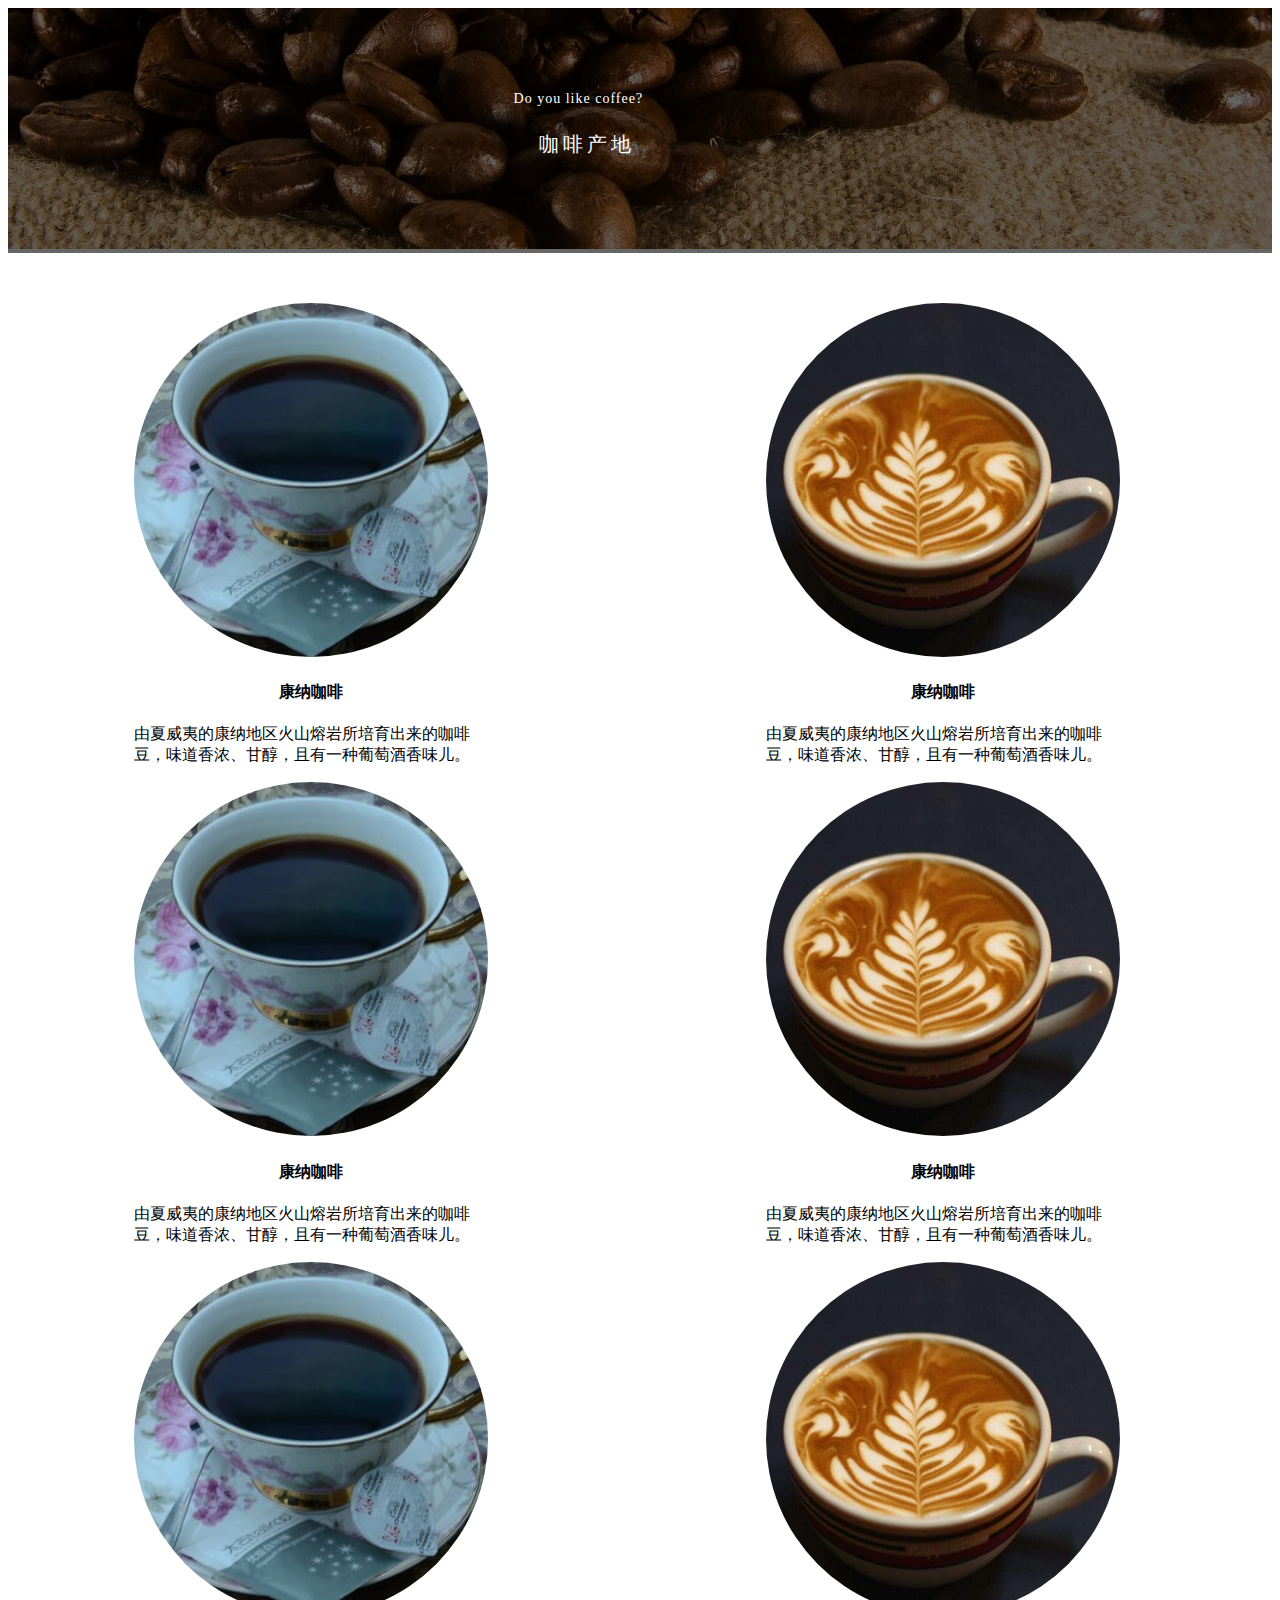
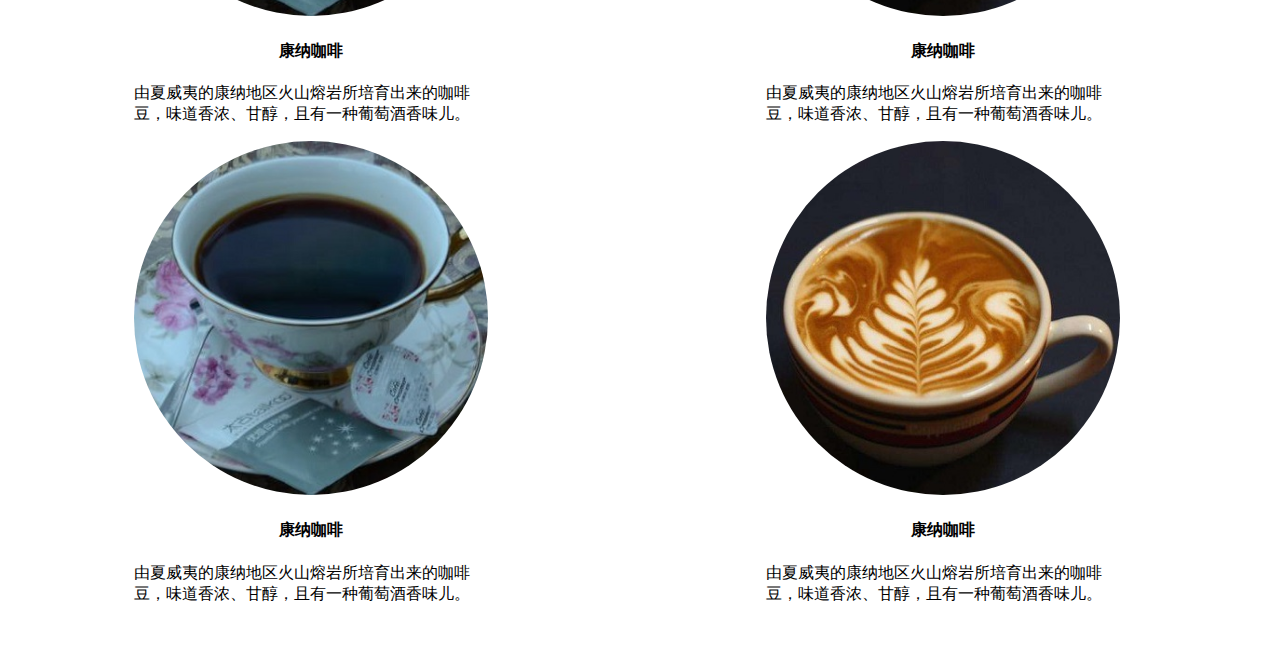
<file: coffee_born.html>
<!DOCTYPE html>
<html>
	<head>
		<meta charset="UTF-8">
		<title></title>
		<link rel="stylesheet" type="text/css" href="css/born.css"/>
	</head>
	<body>
		<div id="born">
			<div class="born_header">
				<div style="width: 100%;position: absolute;top: 0px; background: rgba(0,0,0,0.6);z-index: 2;">
					<img src="img/素材图28.png" style="opacity: 0;width: 100%;"/>
				</div>
				<img src="img/素材图28.png" style="width: 100%;opacity:1;position: relative;"/>
			    <p style="font-size: 14px;position: absolute;top: 28%;left: 40%;letter-spacing: 1px;color: white;z-index: 3;">Do you like coffee?</p>
			    <p style="font-size: 20px;position: absolute;color: white;letter-spacing: 4px;top: 42%;left: 42%;z-index: 3;">咖啡产地</p>
			</div>
			<div class="born_body">
				<div class="born_body_list_l">
						<div class="born_body_list_l_1">
							<img src="img/蓝山咖啡.jpg"/>
						   <h4 style="text-align: center;">康纳咖啡</h5>
						    <p>由夏威夷的康纳地区火山熔岩所培育出来的咖啡豆，味道香浓、甘醇，且有一种葡萄酒香味儿。</p>
						</div>
						<div class="born_body_list_l_1">
							<img src="img/蓝山咖啡.jpg"/>
						   <h4 style="text-align: center;">康纳咖啡</h5>
						    <p>由夏威夷的康纳地区火山熔岩所培育出来的咖啡豆，味道香浓、甘醇，且有一种葡萄酒香味儿。</p>
						</div>
						<div class="born_body_list_l_1">
							<img src="img/蓝山咖啡.jpg"/>
						    <h4 style="text-align: center;">康纳咖啡</h5>
						    <p>由夏威夷的康纳地区火山熔岩所培育出来的咖啡豆，味道香浓、甘醇，且有一种葡萄酒香味儿。</p>
						</div>
						<div class="born_body_list_l_1">
							<img src="img/蓝山咖啡.jpg"/>
						    <h4 style="text-align: center;">康纳咖啡</h5>
						    <p>由夏威夷的康纳地区火山熔岩所培育出来的咖啡豆，味道香浓、甘醇，且有一种葡萄酒香味儿。</p>
						</div>
						
					</div>
					
				    <div class="born_body_list_r">
						<div class="born_body_list_r_2">
							<img src="img/康纳咖啡.png"/>
							<h4 style="text-align: center;">康纳咖啡</h5>
						    <p>由夏威夷的康纳地区火山熔岩所培育出来的咖啡豆，味道香浓、甘醇，且有一种葡萄酒香味儿。</p>
						</div>
						<div class="born_body_list_r_2">
							<img src="img/康纳咖啡.png"/>
							<h4 style="text-align: center;">康纳咖啡</h5>
						    <p>由夏威夷的康纳地区火山熔岩所培育出来的咖啡豆，味道香浓、甘醇，且有一种葡萄酒香味儿。</p>
						</div>
						<div class="born_body_list_r_2">
							<img src="img/康纳咖啡.png"/>
							<h4 style="text-align: center;">康纳咖啡</h5>
						    <p>由夏威夷的康纳地区火山熔岩所培育出来的咖啡豆，味道香浓、甘醇，且有一种葡萄酒香味儿。</p>
						</div>
						<div class="born_body_list_r_2">
							<img src="img/康纳咖啡.png"/>
							<h4 style="text-align: center;">康纳咖啡</h5>
						    <p>由夏威夷的康纳地区火山熔岩所培育出来的咖啡豆，味道香浓、甘醇，且有一种葡萄酒香味儿。</p>
						</div>
					</div>
					<div style="clear: both;"></div>
			</div>
		</div>
	</body>
</html>
</file>
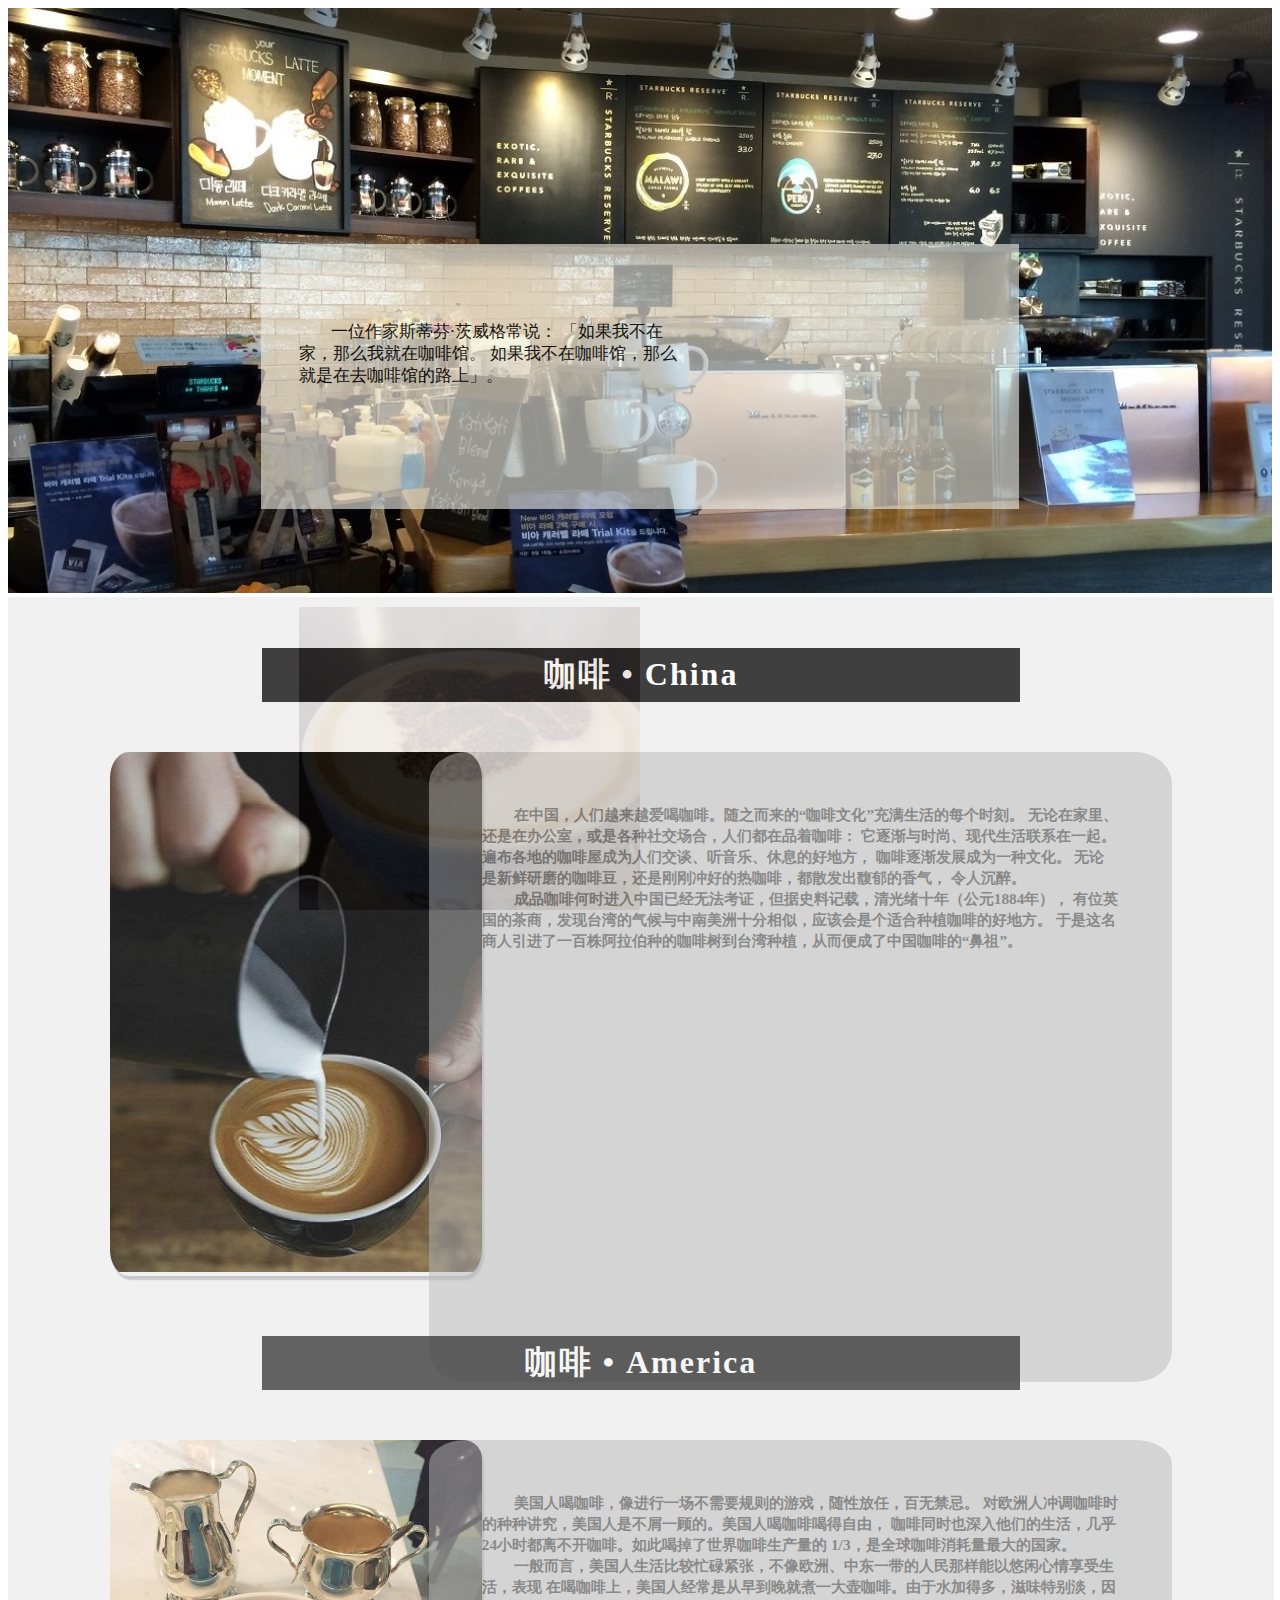
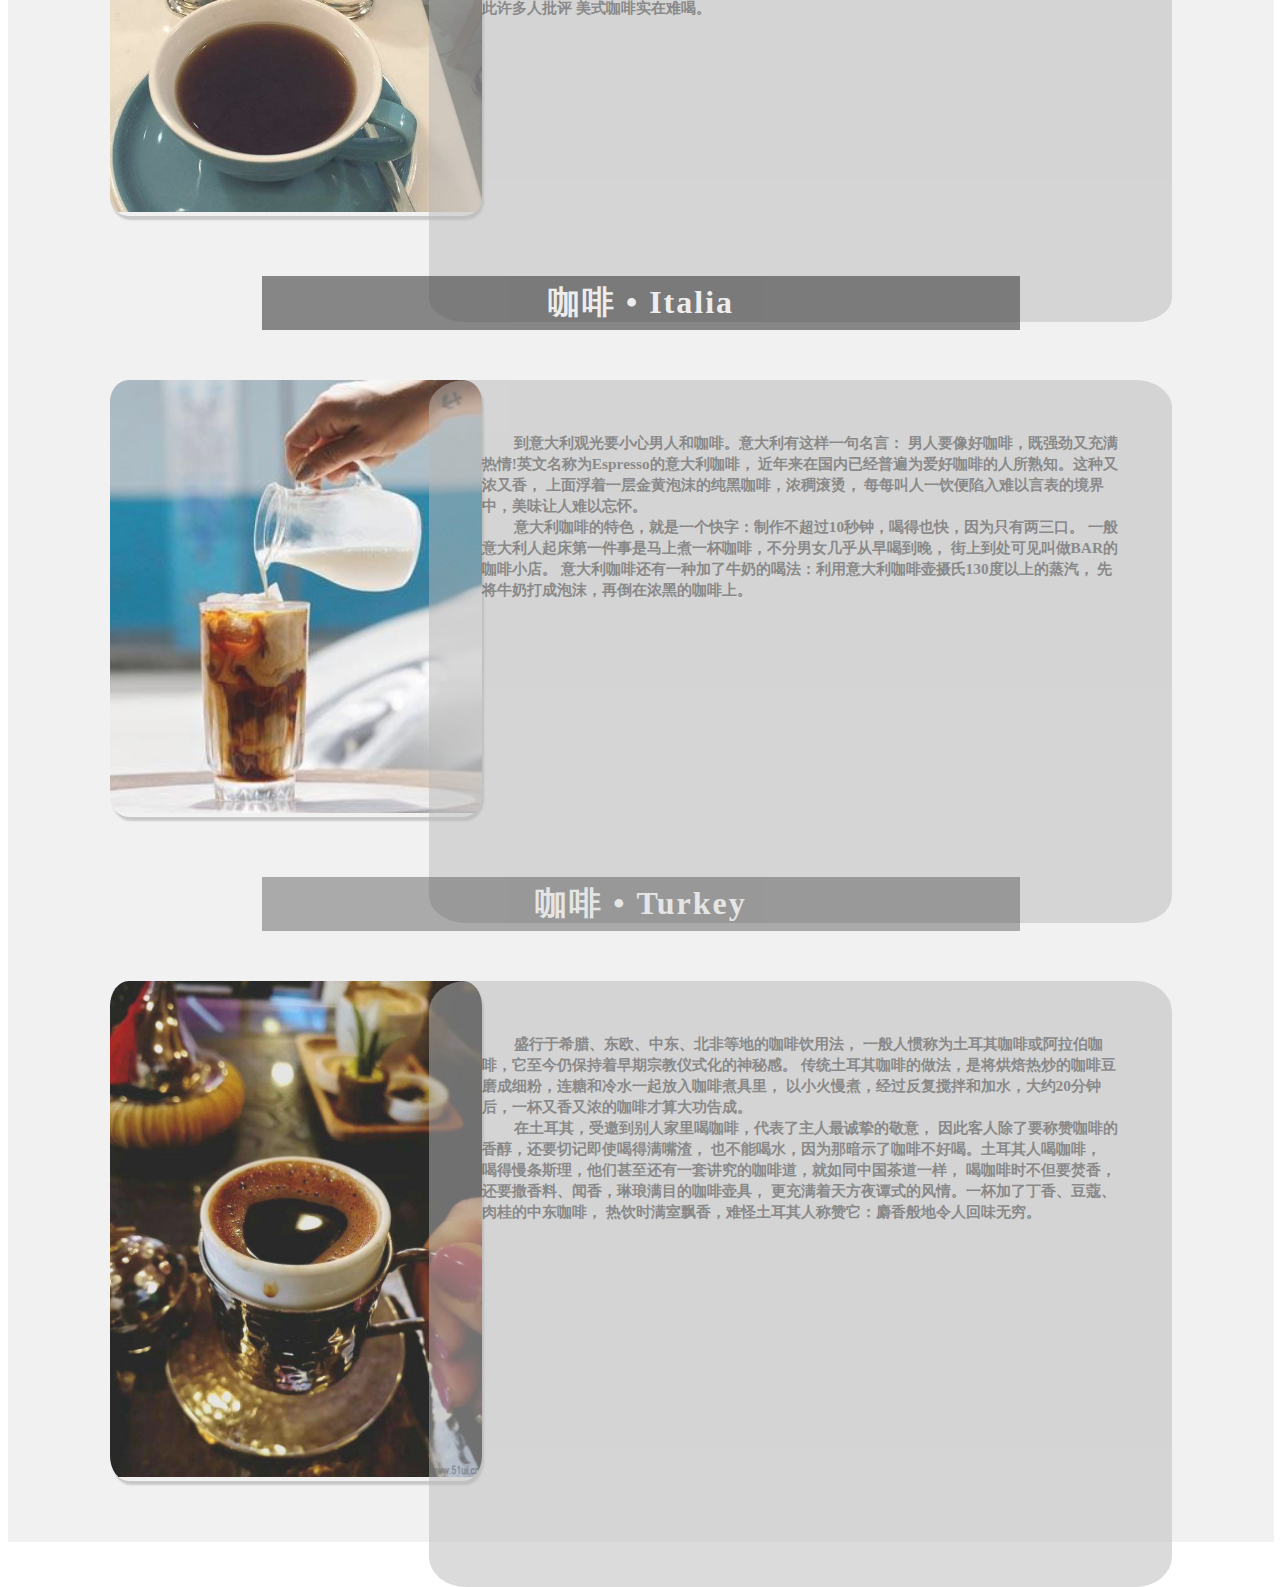
<file: coffee_culture.html>
<!DOCTYPE html>
<html>
	<head>
		<meta charset="UTF-8">
		<title></title>
		<link rel="stylesheet" type="text/css" href="css/culture.css"/>
		
	</head>
	<body>
		<div id="culture">
			<div class="culture-hearder">
				<div class="culture-hearder-bg">
					<img src="img/main-culture1.png"style="width: 100%;position: relative;" />
				</div>
				<div class="culture-hearder-body">
					<div class="culture-hearder-body-1"style="width: 50%;height: 100%;padding:8% 5% 0px 5%;float: left;">
						<p style="text-indent: 32px;font-family:'微软雅黑': #333;font-size: 1.3vw;">
							一位作家斯蒂芬·茨威格常说：
							「如果我不在家，那么我就在咖啡馆。
							如果我不在咖啡馆，那么就是在去咖啡馆的路上」。
						</p>
					</div>
					<div class="culture-hearder-body-1"style="width: 50%;height: 100%;padding: 5%;float: left;overflow: hidden;">
						<img src="img/素材图8.png" style="width: 90%;height:auto;"/>
					</div>
				</div>
			</div>
			<div class="culture-body">
				<div class="culture-country">
				    <div class="culture-body-hearder">
					    <h1 style="letter-spacing: 2px;text-align: center;background-color:#222222;opacity:1;color: white;margin: 0px;padding: 5px;">咖啡&nbsp;•&nbsp;China</h1>
				    </div>
				    <div class="culture-body-main">
				
					    <div class="culture-body-main-img1">
						    <img src="img/素材图10.png" style="width: 100%;height: auto;"/>
					    </div>
					    <div class="culture-body-main-font1"style="width: 60%;height:100%;font-size: 1.2vw;font-weight:700;min-height: 275px;text-indent: 32px;background-color: #ADADAD;border-radius: 5%;opacity: 0.5;position: absolute;right: 0px;top: 0%;padding: 5%;">
					        <p style="margin: 0px;">在中国，人们越来越爱喝咖啡。随之而来的“咖啡文化”充满生活的每个时刻。
						无论在家里、还是在办公室，或是各种社交场合，人们都在品着咖啡：
						它逐渐与时尚、现代生活联系在一起。
						遍布各地的咖啡屋成为人们交谈、听音乐、休息的好地方，
						咖啡逐渐发展成为一种文化。
						无论是新鲜研磨的咖啡豆，还是刚刚冲好的热咖啡，都散发出馥郁的香气，
						令人沉醉。
					        </p>	
						
						    <p style="margin: 0px;">
						成品咖啡何时进入中国已经无法考证，但据史料记载，清光绪十年（公元1884年），
						有位英国的茶商，发现台湾的气候与中南美洲十分相似，应该会是个适合种植咖啡的好地方。
						于是这名商人引进了一百株阿拉伯种的咖啡树到台湾种植，从而便成了中国咖啡的“鼻祖”。
						    </p>
					    </div>
				    </div>
				</div>
				
				<div class="culture-country">
				    <div class="culture-body-hearder">
					    <h1 style="letter-spacing: 2px;text-align: center;background-color:#222222;opacity:0.8;color: white;margin: 0px;padding: 5px;">咖啡&nbsp;•&nbsp;America</h1>
				    </div>
				    <div class="culture-body-main">
				
					    <div class="culture-body-main-img1">
						    <img src="img/素材图12.png" style="width: 100%;height: auto;"/>
					    </div>
					    <div class="culture-body-main-font1"style="width: 60%;height:100%;font-size: 1.2vw;font-weight:700;min-height: 275px;text-indent: 32px;background-color: #ADADAD;border-radius: 5%;opacity: 0.5;position: absolute;right: 0px;top: 0%;padding: 5%;">
					        <p style="margin: 0px;">美国人喝咖啡，像进行一场不需要规则的游戏，随性放任，百无禁忌。
					        	对欧洲人冲调咖啡时的种种讲究，美国人是不屑一顾的。美国人喝咖啡喝得自由，
					        	咖啡同时也深入他们的生活，几乎24小时都离不开咖啡。如此喝掉了世界咖啡生产量的
					        	1/3，是全球咖啡消耗量最大的国家。
					        </p>	
						
						    <p style="margin: 0px;">
						                一般而言，美国人生活比较忙碌紧张，不像欧洲、中东一带的人民那样能以悠闲心情享受生活，表现
						                在喝咖啡上，美国人经常是从早到晚就煮一大壶咖啡。由于水加得多，滋味特别淡，因此许多人批评
						                美式咖啡实在难喝。
						    </p>
					    </div>
				    </div>
				</div>
				
				<div class="culture-country">
				    <div class="culture-body-hearder">
					    <h1 style="letter-spacing: 2px;text-align: center;background-color:#222222;opacity:0.6;color: white;margin: 0px;padding: 5px;">咖啡&nbsp;•&nbsp;Italia</h1>
				    </div>
				    <div class="culture-body-main">
				
					    <div class="culture-body-main-img1">
						    <img src="img/素材图11.png" style="width: 100%;height: auto;"/>
					    </div>
					    <div class="culture-body-main-font1"style="width: 60%;height:100%;font-size: 1.2vw;font-weight:700;min-height: 275px;text-indent: 32px;background-color: #ADADAD;border-radius: 5%;opacity: 0.5;position: absolute;right: 0px;top: 0%;padding: 5%;">
					        <p style="margin: 0px;">到意大利观光要小心男人和咖啡。意大利有这样一句名言：
					        	男人要像好咖啡，既强劲又充满热情!英文名称为Espresso的意大利咖啡，
					        	近年来在国内已经普遍为爱好咖啡的人所熟知。这种又浓又香，
					        	上面浮着一层金黄泡沫的纯黑咖啡，浓稠滚烫，
					        	每每叫人一饮便陷入难以言表的境界中，美味让人难以忘怀。
					        </p>	
						
						    <p style="margin: 0px;">
						              意大利咖啡的特色，就是一个快字：制作不超过10秒钟，喝得也快，因为只有两三口。
						              一般意大利人起床第一件事是马上煮一杯咖啡，不分男女几乎从早喝到晚，
						              街上到处可见叫做BAR的咖啡小店。
						              意大利咖啡还有一种加了牛奶的喝法：利用意大利咖啡壶摄氏130度以上的蒸汽，
						              先将牛奶打成泡沫，再倒在浓黑的咖啡上。
						    </p>
					    </div>
				    </div>
				</div>
				
				<div class="culture-country">
				    <div class="culture-body-hearder">
					    <h1 style="letter-spacing: 2px;text-align: center;background-color:#222222;opacity:0.4;color: white;margin: 0px;padding: 5px;">咖啡&nbsp;•&nbsp;Turkey</h1>
				    </div>
				    <div class="culture-body-main">
				
					    <div class="culture-body-main-img1">
						    <img src="img/素材图13.png" style="width: 100%;height: auto;"/>
					    </div>
					    <div class="culture-body-main-font1"style="width: 60%;height:100%;font-size: 1.2vw;font-weight:700;min-height: 275px;text-indent: 32px;background-color: #ADADAD;border-radius: 5%;opacity: 0.5;position: absolute;right: 0px;top: 0%;padding: 5%;">
					        <p style="margin: 0px;">盛行于希腊、东欧、中东、北非等地的咖啡饮用法，
					        	一般人惯称为土耳其咖啡或阿拉伯咖啡，它至今仍保持着早期宗教仪式化的神秘感。
					        	传统土耳其咖啡的做法，是将烘焙热炒的咖啡豆磨成细粉，连糖和冷水一起放入咖啡煮具里，
					        	以小火慢煮，经过反复搅拌和加水，大约20分钟后，一杯又香又浓的咖啡才算大功告成。
					        </p>	
						
						    <p style="margin: 0px;">
						              在土耳其，受邀到别人家里喝咖啡，代表了主人最诚挚的敬意，
						              因此客人除了要称赞咖啡的香醇，还要切记即使喝得满嘴渣，
						              也不能喝水，因为那暗示了咖啡不好喝。土耳其人喝咖啡，
						              喝得慢条斯理，他们甚至还有一套讲究的咖啡道，就如同中国茶道一样，
						              喝咖啡时不但要焚香，还要撒香料、闻香，琳琅满目的咖啡壶具，
						              更充满着天方夜谭式的风情。一杯加了丁香、豆蔻、肉桂的中东咖啡，
						              热饮时满室飘香，难怪土耳其人称赞它：麝香般地令人回味无穷。
						    </p>
					    </div>
				    </div>
				</div>
				
			</div>
			
		</div>
		<script type="text/javascript" src="js/jquery-3.3.1.min.js" ></script>
	    <script type="text/javascript" src="js/bootstrap.min.js" ></script>
		<script type="text/javascript" src="js/culture.js" ></script>
	</body>
</html>
</file>
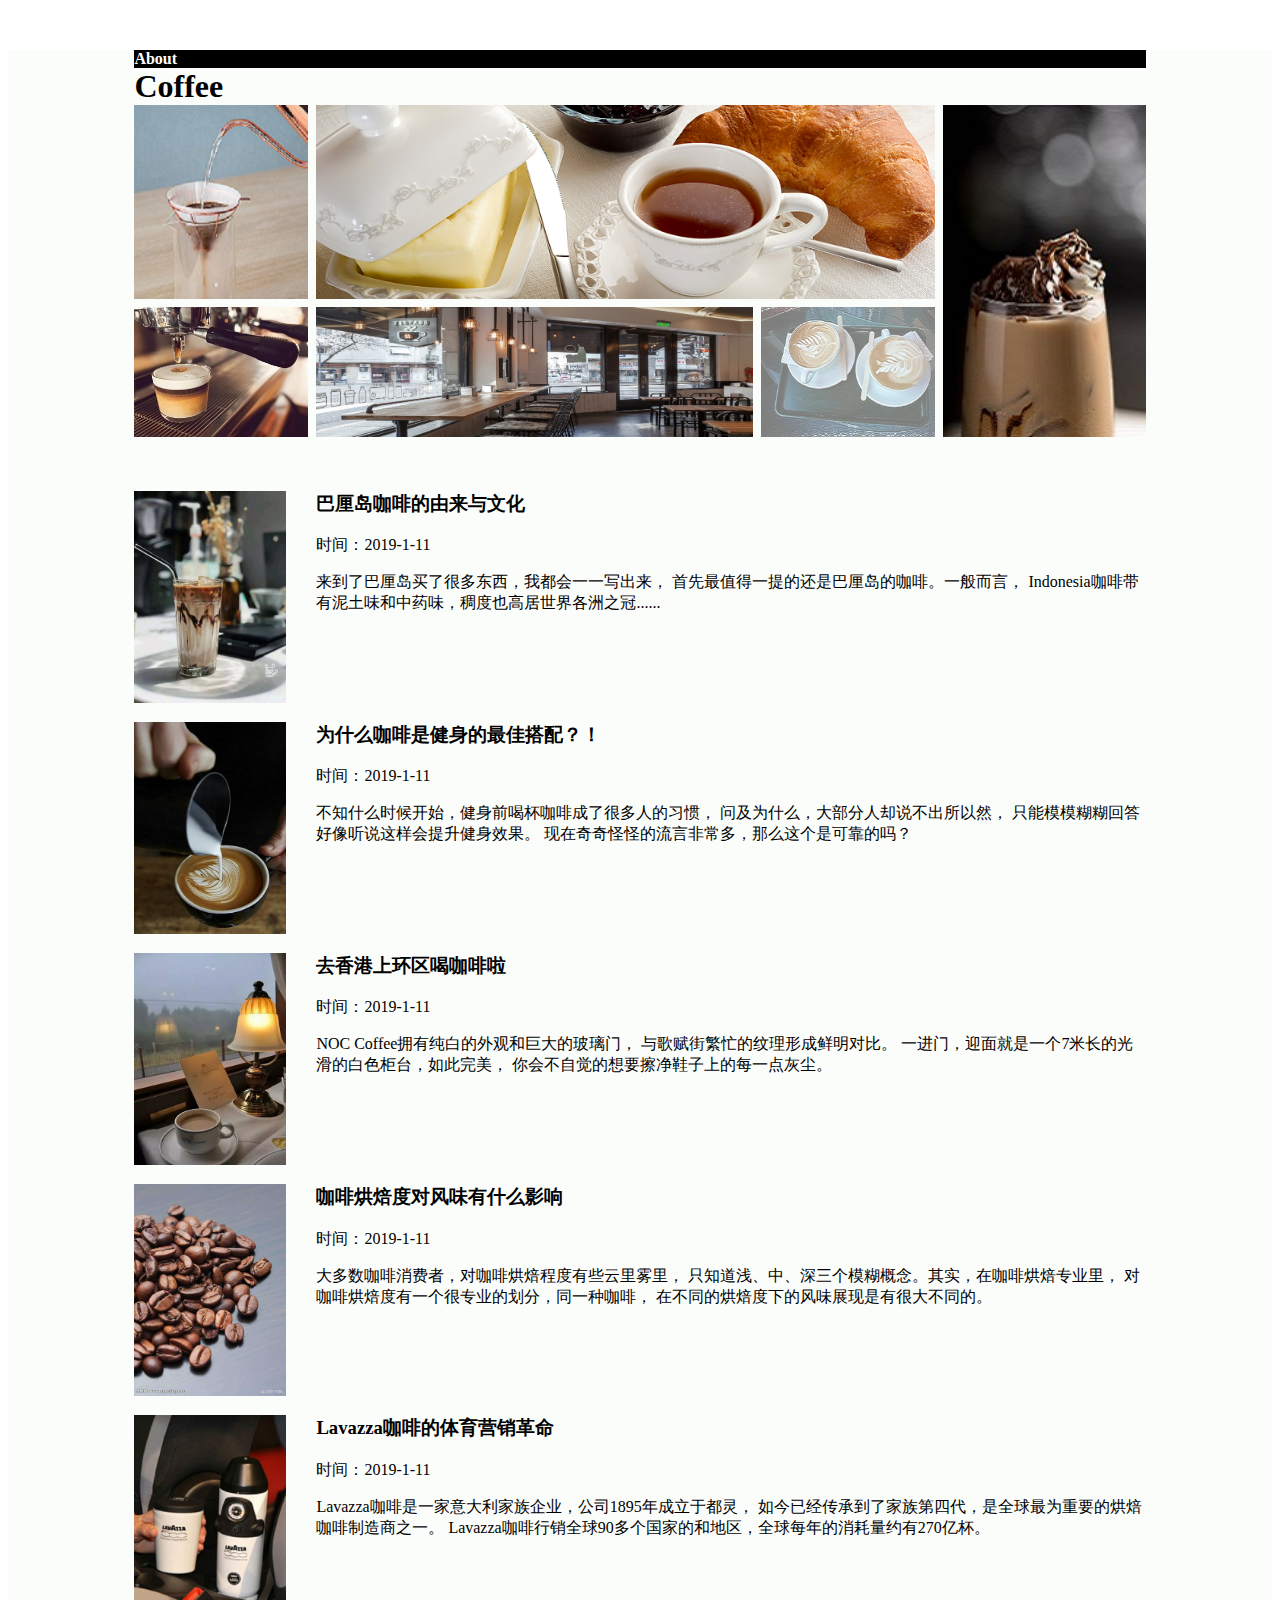
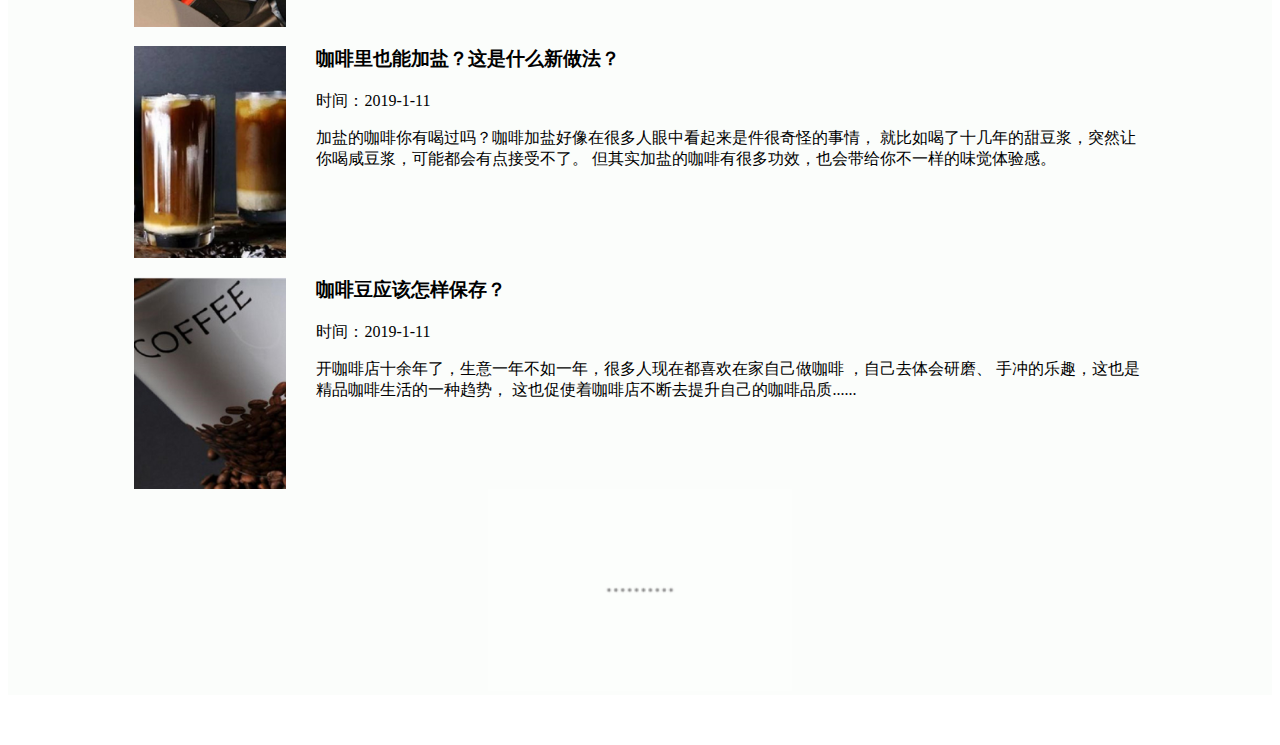
<file: coffee_news.html>
<!DOCTYPE html>
<html>
	<head>
		<meta charset="UTF-8">
		<title></title>
		<link rel="stylesheet" type="text/css" href="css/news.css"/>
	</head>
	<body>
		<div id="news">
			<div class="new_header">
				<header style="position: relative;">
					<h4 style="color: white;background-color: #000000;">About</h4>
					<h1 style="font-weight: 700;">Coffee</h1>
				</header>
				<div class="new_header_imgbox1">
					<img src="img/素材图18.png" style="width:21.5%;height: auto;float: left;margin-bottom: 1%;"/>
					<img src="img/素材图15.png" style="width: 76.5%;height: auto;float: left;margin:0px 1% 1% 1%;"/>
					<img src="img/素材图14.png" style="width:21.5%;height: auto;float: left;margin-right: 1%;"/>
				    <img src="img/素材图21.png" style="width:54%;height: auto;float: left;margin-right: 1%;"/>
				    <img src="img/素材图7.png" style="width:21.5%;height: auto;float: left;opacity: 0.5;"/>
				</div>
				<div class="new_header_imgbox2">
					<img src="img/素材19.png" style="width: 100%;"/>
				</div>
				<div style="clear: both;"></div>
			</div>
		    <div class="new_box">
		    	<div class="new_box_list">
		    		<ul>
		    		    <li>
		    		    	<a href="http://club.coffee.cn/bbs/bbs_show_19496973.htm">
		    			    <img src="img/素材图22.png" style="width: 15%;float: left;position: relative;"/>
		    			    <h3>巴厘岛咖啡的由来与文化</h3>
		    			    <p>时间：<time>2019-1-11</time></p>
		    			    <p>来到了巴厘岛买了很多东西，我都会一一写出来，
		    				        首先最值得一提的还是巴厘岛的咖啡。一般而言，
		    				    Indonesia咖啡带有泥土味和中药味，稠度也高居世界各洲之冠......
		    			    </p>
		    			    <div style="clear: both;"></div>
		    			    </a>
		    		    </li>
		    		     <li>
		    		    	<a href="http://news.coffee.cn/information/showInfo_19824690.htm">
		    			    <img src="img/素材图10.png" style="width: 15%;float: left;position: relative;"/>
		    			    <h3>为什么咖啡是健身的最佳搭配？！</h3>
		    			    <p>时间：<time>2019-1-11</time></p>
		    			    <p>不知什么时候开始，健身前喝杯咖啡成了很多人的习惯，
		    			    	问及为什么，大部分人却说不出所以然，
		    			    	只能模模糊糊回答好像听说这样会提升健身效果。
		    			    	现在奇奇怪怪的流言非常多，那么这个是可靠的吗？
		    			    </p>
		    			    <div style="clear: both;"></div>
		    			    </a>
		    		    </li>
		    		    <li>
		    		    	<a href="http://news.coffee.cn/information/showInfo_19824686.htm">
		    			    <img src="img/素材图20.png" style="width: 15%;float: left;position: relative;"/>
		    			    <h3>去香港上环区喝咖啡啦</h3>
		    			    <p>时间：<time>2019-1-11</time></p>
		    			    <p>NOC Coffee拥有纯白的外观和巨大的玻璃门，
		    			    	与歌赋街繁忙的纹理形成鲜明对比。
		    			    	一进门，迎面就是一个7米长的光滑的白色柜台，如此完美，
		    			    	你会不自觉的想要擦净鞋子上的每一点灰尘。
		    			    </p>
		    			    <div style="clear: both;"></div>
		    			    </a>
		    		    </li>
		    		    <li>
		    		    	<a href="http://club.coffee.cn/bbs/bbs_show_19234819.htm">
		    			    <img src="img/素材图23.png" style="width: 15%;float: left;position: relative;"/>
		    			    <h3>咖啡烘焙度对风味有什么影响</h3>
		    			    <p>时间：<time>2019-1-11</time></p>
		    			    <p>大多数咖啡消费者，对咖啡烘焙程度有些云里雾里，
		    			    	只知道浅、中、深三个模糊概念。其实，在咖啡烘焙专业里，
		    			    	对咖啡烘焙度有一个很专业的划分，同一种咖啡，
		    			    	在不同的烘焙度下的风味展现是有很大不同的。
		    			    </p>
		    			    <div style="clear: both;"></div>
		    			    </a>
		    		    </li>
		    		      <li>
		    		    	<a href="http://www.guojicoffee.com/ppjd/8556.html">
		    			    <img src="img/素材图24.png" style="width: 15%;float: left;position: relative;"/>
		    			    <h3>Lavazza咖啡的体育营销革命</h3>
		    			    <p>时间：<time>2019-1-11</time></p>
		    			    <p>Lavazza咖啡是一家意大利家族企业，公司1895年成立于都灵，
		    			    	如今已经传承到了家族第四代，是全球最为重要的烘焙咖啡制造商之一。
		    			    	Lavazza咖啡行销全球90多个国家的和地区，全球每年的消耗量约有270亿杯。
		    			    </p>
		    			    <div style="clear: both;"></div>
		    			    </a>
		    		    </li>
		    		    <li>
		    		    	<a href="http://www.guojicoffee.com/kfzs/8636.html">
		    			    <img src="img/素材图25.png" style="width: 15%;float: left;position: relative;"/>
		    			    <h3>咖啡里也能加盐？这是什么新做法？</h3>
		    			    <p>时间：<time>2019-1-11</time></p>
		    			    <p>加盐的咖啡你有喝过吗？咖啡加盐好像在很多人眼中看起来是件很奇怪的事情，
		    			    	就比如喝了十几年的甜豆浆，突然让你喝咸豆浆，可能都会有点接受不了。
		    			    	但其实加盐的咖啡有很多功效，也会带给你不一样的味觉体验感。
		    			    </p>
		    			    <div style="clear: both;"></div>
		    			    </a>
		    		    </li>
		    		     <li>
		    		    	<a href="http://www.guojicoffee.com/kfzs/8638.html">
		    			    <img src="img/素材图26.png" style="width: 15%;float: left;position: relative;"/>
		    			    <h3>咖啡豆应该怎样保存？</h3>
		    			    <p>时间：<time>2019-1-11</time></p>
		    			    <p> 开咖啡店十余年了，生意一年不如一年，很多人现在都喜欢在家自己做咖啡
		    			    	，自己去体会研磨、
		    			    	手冲的乐趣，这也是精品咖啡生活的一种趋势，
		    			    	这也促使着咖啡店不断去提升自己的咖啡品质......
		    			    </p>
		    			    <div style="clear: both;"></div>
		    			    </a>
		    		    </li>
		    		</ul>
		    	</div>
		    	<img src="img/动图2.gif" style="width: 30%;display: inline-block;margin: 0px 35%;"/>
		    </div>
		</div>
		<script type="text/javascript" src="js/jquery-3.3.1.min.js" ></script>
	    <script type="text/javascript" src="js/bootstrap.min.js" ></script>
		<script type="text/javascript" src="js/news.js" ></script>
	</body>
</html>
</file>
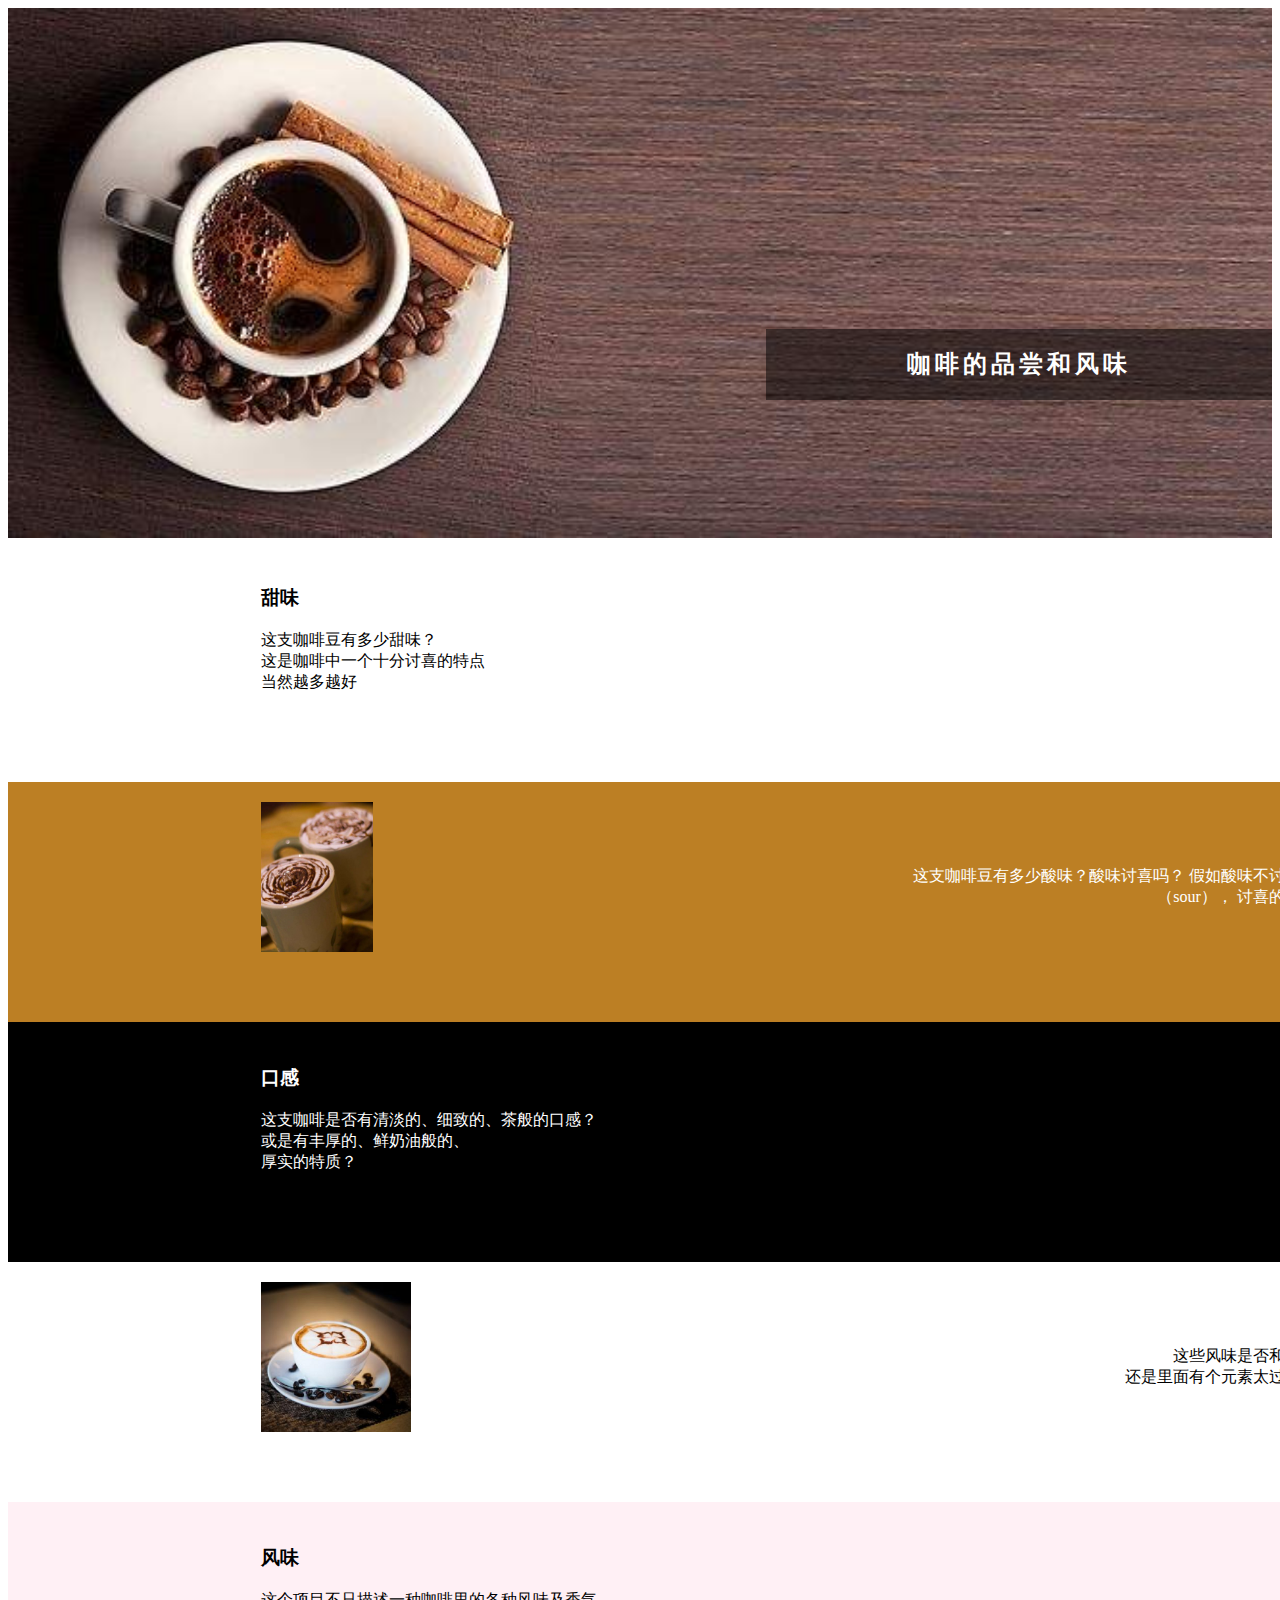
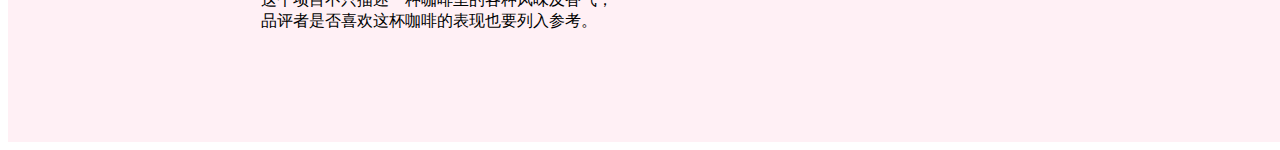
<file: coffee_taste.html>
<!DOCTYPE html>
<html>
	<head>
		<meta charset="UTF-8">
		<title></title>
		<link rel="stylesheet" type="text/css" href="css/taste.css"/>
	</head>
	<body>
		<div id="taset">
			<div class="taset-header">
				<img src="img/素材图29.png"style="width: 100%;position: relative;"/>
			    <div class="taset-header-bt">
			    	<h2>咖啡的品尝和风味</h2>
			    </div>
			</div>
			<div class="taset-box">
				<div class="taset-box-1">
					<div class="taset-box-1-font">
						<h3>甜味</h3>
						<p>
							这支咖啡豆有多少甜味？<br />
							这是咖啡中一个十分讨喜的特点<br />
							当然越多越好
						</p>
					</div>
					<img src="img/手绘coffee.png"style="width: 200px;float: right;"/>
				</div>
				<div class="taset-box-1" style="background-color: #BC7F24;">
					<div class="taset-box-2-font">
						<h3>酸味</h3>
						<p>
					        这支咖啡豆有多少酸味？酸味讨喜吗？
					        假如酸味不讨喜的成分居多，就会被形容为臭酸（sour），
					        讨喜的酸味则尝起来有爽快、多汁的感觉
						</p>
					</div>
					<img src="img/素材图30.png"style="height: 150px;float: left;"/>
				</div>
				<div class="taset-box-1"style="background: black">
					<div class="taset-box-1-font" style="color: white;">
						<h3>口感</h3>
						<p>					
                                                     这支咖啡是否有清淡的、细致的、茶般的口感？<br />
                                                     或是有丰厚的、鲜奶油般的、<br />
                                                      厚实的特质？
						</p>
					</div>
					<img src="img/咖啡豆2.png"style="width:150px;float: right;"/>
				</div>
				<div class="taset-box-1" >
					<div class="taset-box-2-font" style="color: #000000;">
						<h3>均衡性</h3>
						<p>
                                             这些风味是否和谐？是否像一首创作完美的乐曲？<br />
                                             还是里面有个元素太过突出？是否有某项特质太过强烈？<br />
						</p>
					</div>
					<img src="img/咖啡豆5.png"style="height: 150px;float: left;"/>
				</div>
				<div class="taset-box-1"style="background: lavenderblush;">
					<div class="taset-box-1-font">
						<h3>风味</h3>
						<p>	                         
                                                     这个项目不只描述一种咖啡里的各种风味及香气，<br />
                                                     品评者是否喜欢这杯咖啡的表现也要列入参考。
						</p>
					</div>
					<img src="img/咖啡豆4.png"style="width:150px;float: right;"/>
				</div>
				
				<div style="clear: both;"></div>
			</div>
		</div>
	</body>
</html>
</file>
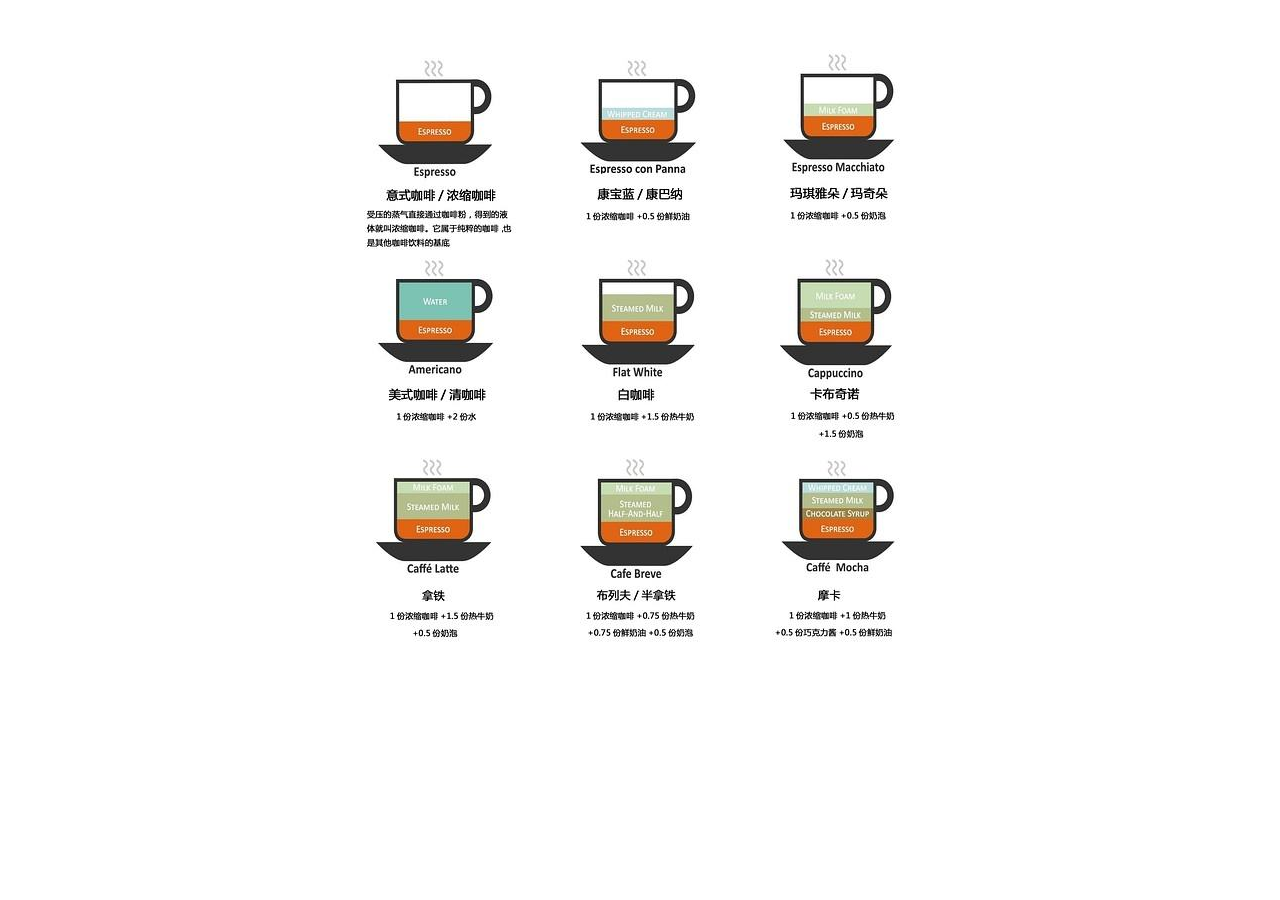
<file: coffee_worldculture.html>
<!DOCTYPE html>
<html>
	<head>
		<meta charset="UTF-8">
		<title></title>
		<link rel="stylesheet" type="text/css" href="css/worldculture.css"/>
	</head>
	<body>
		<div id="world">
			<img src="img/咖啡种类.jpg"/>
		</div>
	</body>
</html>
</file>
<file: css/style.css>
/*通用*/
div,ul,li,p{
	padding: 0px;margin: 0px;
}

/*全页*/
#wrapper{
	width: 100%;
	height: 100%;
	position: relative;
	min-width: 1000px;
}
#nav2{
	display:none;
	width: 100%;
	position: relative;
}
.nav2-header{
	width: 100%;
	height:200px;
    background: url(../img/nav.png);
    background-size: 100% 100%;
}
.nav2-list{
	width: 100%;
	height:54px;
	position: relative;
	background:white;
	padding: 0px 15%;
	border: 1px solid black;
	z-index: 1;
}
.nav2-list ul{
	display: inline-block;
	position: relative;
	margin: 0px;
}
.nav2-list ul li{
	list-style: none;
	float: left;
	padding: 13.5px 15px;
	font-size: 18px;
    font-weight: 700;
}
.nav2-list ul li a,.nav2-list ul li a:hover{
	text-decoration: none;
	color: #000000;
}
/*导航*/
#nav{
	width:25%;
	min-width: 288px;
	height: 100%;
	min-height: 500px;
	position: fixed;
	float: left;
	background-color: #f2b632;
}
/*导航下container*/
#nav .container{
	width: 100%;	
	height: 100%;
	padding: 30px 15px 0px 15px;	
}
#nav .container .hearder{
	width: 100%;
	height: auto;
	position: relative;
	
}
#nav .container .hearder .logo{
	width: 50px;
	height: 50px;
	display: block;
	position: relative;
	float: left;
}
#nav .container .hearder .logo img{
	width:50px;
	height:50px;
}
#nav .container .hearder .primary{
	width: 100%;
	height:auto;
	position: relative;
	
}
#nav .container .hearder .primary ul{
	width: 180px;
	margin: 0px;
	float: left;
	font-family: "Gotham";
	font-size: 20px;
	font-weight: 700;
}
#nav .container .hearder .primary ul li{
	float: left;
	list-style: none;
	padding:20px 10px;
}
#nav .container .hearder .primary ul li a{
	color: #000000;
	text-decoration: none;
}
#nav .container .hearder .primary .menu{
	float: right;
	width:22px;
	height: 22px;
	position: relative;
	padding: 0px;
	margin-top: 25px;
	border: none;
	background-color:#F2B632;
	outline:none
}
#nav .container .hearder .primary .menu img{
	width: 100%;
	height: 100%;	
}
#nav .container .body{
	width: 100%;
	height: 100%;
	position: relative;
	padding: 0px 10px 0px 10px;
}
#nav .container .body .first{	
	font-family: "微软雅黑";
	font-size: 28px;
	font-weight: 700;
	width: 85%;
	height: auto;
	position: absolute;
	top: 30%;
}
#nav .container .body .first span{
	display: block;
	position: relative;
	width: 100%;
}
#nav .container .body .first span img{
	width: 35px;
	height: 35px;
	padding-bottom: 5px;
}
#nav .container .body .search{
	width: 100%;
	height: auto;
	position: relative;
	margin-top: 20px;
}
#nav .container .body .search .navbar-form{
	padding: 0px;
	margin: 0px;
}
#nav .container .body .search .navbar-form #aa{
	width: 75%;
	height: 35px;
	border: 1px solid black;
}
#nav .container .body .search .navbar-form .btn{
	width: 50px;
	height: 32px;
	padding: 0px;
	background-color: white;
	border: black 1px solid;
	outline: none;
}
#nav .container .body .search .navbar-form .btn img{
	width: 28px;
	height: 28px;
	margin: 0px 8px;	
}
.second{
	width: 85%;
	height: auto;
	position:absolute;
	bottom: 15%;
}
.second img{
	width: 90%;height: auto;
}
/*导航下menu-list*/
#nav .menu-list{
	width: 100%;
	height: 100%;
	padding: 0px 15px;
	overflow: auto;
	display: none;
	z-index: 999;
}
.menu-list-header{
	width: 100%;
	height:auto;
	position: relative;
	padding: 30px 0px 30px 0px;
}
.menu-list-header-logo{
	width: 50px;
	height: 50px;
	display: block;
	position: relative;
	float: left;
}
.menu-list-header-logo img{
	width:50px;
	height:50px;
}
.menu-list-header-close{
	float: right;
	position: relative;
	width: 35px;
	height: 35px;
	outline: none;
	border: none;
	background-color:#f2b632;
	padding: 0px;
}
.menu-list-header-close img{
	width: 35px;
	height: 35px;
	opacity: 0.5;
}
.menu-list-body{
	width: 100%;
	height: auto;
	padding: 0px 15px;
	margin-top: 15%;
}
.menu-list-body .introduce{
	list-style: none;
	font-family: 微软幼圆;
	font-size: 140%;
	font-weight: 700;
	letter-spacing:2px;
	margin: 0px;
}
.menu-list-body .introduce li{
	padding: 5px 0px;
	margin-left: 50px;
}
.menu-list-body .introduce li a{
	color: #000000;
}
.menu-list-body .introduce li hr{
	margin-bottom: 5px;
	margin-top: 5px;
	border-top: 1px solid #252839;
}
.menu-list-body .firend{
	font-size: 100%;
	list-style: none;
	letter-spacing:1px;	
	margin: 0px;
}
.menu-list-body .firend li{
	padding: 2px 50px;
}
.menu-list-body .firend li a{
	color:saddlebrown;
}
.menu-list-body .firend li a img{
	width: 25px;
	height: 25px;
}
/*主要内容*/
#main{
	width: 75%;
	min-width: 765px;
	height: auto;
	position:relative;
	float: right;
}

/*main-center部分*/
#main-center{
	width: 100%;
	height: auto
	position:relative;
}
#main #main-center .main-center-showbox{
	width: 100%;
	height: auto;
	overflow: hidden;
	position: relative;
	background: black;
}
#main #main-center .main-center-showbox-imgbox{
	width:100%;
	position:relative;	
}
#main #main-center .main-center-showbox-imgbox img{
	width: 100%;
	height: auto;
}
#main #main-center .main-showbox-next{
	width: 50px;
	height: 80px;
	padding: 0px;
	border: none;
	background-color: rgba(169,169,169,0.1);
	position: absolute;
	right: 5%;
	bottom: 45%;
	outline: none;
}
#main #main-center .main-showbox-next img{
	width: 50px;
	height: 80px;
}

/*main-center-content部分*/
.main-center-content{
	width: 100%;
	height: auto;
	position: relative;	
	padding-top: 35px;
	background-color: #FAFAF9;
}
.main-center-content .main-center-content-font{	
	width: 100%; 
	height:auto;
	text-align: center;	
	position: relative;
	padding: 0px 15% 20px 15%;	
}
.main-center-content .main-center-content-font p{
	display: inline-block;
	width: 100%;
	font-size: 20px;
	letter-spacing:1px;
	position: relative;
}
.main-center-content hr{
	margin: 0px;
	border-top: 1px solid lightgray;
}
/*main-center-content-tree部分*/
.main-center-content-tree{
	width: 100%;
	height: auto;
	position: relative;
	padding: 30px 20%;
	margin-bottom: 30px;
}
.main-center-content-tree h3{
	letter-spacing: 2px;
	font-weight: 600;
	text-align: center;
	margin-bottom: 80px;
}
.tree-box{
	width: 100%;
	height: auto;
	position: relative;
}
.tree-box-1{
	box-shadow: 0 .52083rem 1.04167rem rgba(0,0,0,.58);
	border-top: none;
	border-radius: 10%;
}
.tree-ues-box{
	width: 100%;
	height: auto;
    position: relative;
    color:#888888;
}
/*main-center-content-d部分*/
.main-center-content-d{
	width: 100%;
	position: relative;
}
.main-center-content-xg{
	background-size: 100% 100%;
	width: 100%; 
	height:auto;
	padding: 30px 10% 20px 10%;
	position: relative;
}
.main-center-content-xg h2{
	text-align: center;
	display: block;  
	font-weight: 500;   
	letter-spacing: 2px;  
}
.main-center-content-xg ul li{
	list-style: none;
	position: relative;
	margin: 100px 0px;
}
.main-center-content-xg ul li h4{
	width: 35%;
	float: left;
	line-height: 35px;
	margin-top: 5%;
}
.main-center-content-xg ul li img{
	width: 20%;
	float: left;
	border-radius:50%;
}
.main-center-content-xg ul li h4 img{
	width: 35px;
	height: auto;
}
.main-center-content-xg ul li p{
	width: 45%;
	text-indent: 32px;
	font-size: 14px;
	float: left;
	padding: 5px 30px;
}
/*.main-center-content-cf部分*/
.main-center-content-cf{
	width: 100%;
	height: auto;
	padding: 30px 15%;
	position: relative;
}
.main-center-content-cf h1{
	text-align: center;
	display: block;  
	font-weight: 500;       
}
.main-center-content-cf h1 img{
	width: 50px;
	height: auto;
}
.main-center-content-cf-detail{
	width: 100%;
	height:auto;	
	font-size: 16px;
	position: relative;
	
}
.main-center-content-cf-detail .row{
	border: 3px solid white;
	border-bottom: none;
	margin: 0px 15px;
}
.main-center-content-cf-detail .col-lg-8{
	border-left: 3px solid white;
}


/*footer部分*/
#footer{
	width:100%;
	height: auto;
	position: relative;
	margin-top: 50px;
}
.footer-img{
	width: 100%;
	height:auto;
	position: relative;
    padding: 0 30%;
}
.footer-link{
	width: 100%;
	height: auto;
    position: relative;
    padding: 0 15%;
}
.footer-link-box{
	float: left;
	position: relative;
	width: 8%;
	height: auto;
	text-align: center;
	margin: 0px 8.5%;
	border: 2px solid #333333;
	border-radius: 50%;
}
.footer-link-box i{
	font-size: 250%;
}
.footer-link-box a{	
	text-decoration: none;
	color: #333333;
}
.footer-link-box a:hover{
	text-decoration: none;
}
.footer-font{
	width: 100%
	height: auto;
	position: relative;
	padding: 30px 0px;
}




/*media渲染*/
@media screen and (max-width:1170px){
#nav{
	display: none;
	}
#nav2{
	display: block;
}
#main{
	width: 100%;
}
}
</file>
<file: css/baking.css>
h2{
	margin: 0px;padding: 0px;
}

#baking{
	width: 100%;
	height: auto;
	position: relative;
}
.baking-header{
	width: 100%;
    position: relative;
}
.baking-header-img{
	float: left;
	width: 50%;
	padding: 50px 5% 50px 10%;	
}
.baking-header-font{
	float: left;
	width: 50%;
	padding:60px 10% 50px 0px;
}
.baking-font{
	width: 80%;
	margin: 50px 10%;
}
.baking-font p{
	text-indent: 32px;
	font-size: 16px;
	letter-spacing: 2px;
}
</file>
<file: css/born.css>
img{
	margin: 0px;
	padding: 0px;
}


#born{
	width: 100%;
	height: auto;
	position: relative;
}
.born_header{
	width: 100%;
	position: relative;
	margin-bottom: 50px;
}
.born_body{
	width: 80%;
	position: relative;
	margin: 30px 10%;
}
.born_body_list_l,.born_body_list_r{
	width: 50%;
	position: relative;
	float: left;
}
.born_body_list_l_1{
	width:70%;
	margin-right: 25%;
}
.born_body_list_r_2{
	width:70%;
	margin-left: 25%;
}
.born_body_list_l_1 img,.born_body_list_r_2 img{
	width: 100%;
	border-radius: 50%;
	z-index: 1;
}
</file>
<file: css/culture.css>
#culture{
	width: 100%;
	height:auto;
	position: relative;
}
.culture-hearder{
	width: 100%;
	height: auto;
	position: relative;
}
.culture-hearder-bg{
	width: 100%;
	height: auto;
	position: relative;	
}
.culture-hearder-body{
	width: 60%;
	height: 45%;
	background-color: rgba(239,240,232,0.7);
	position: absolute;
	margin: 0px 20%;
	top: 40%;	
	display: none;
}
.culture-body{
	width: 100%;
	height:auto;
	position: relative;
	padding-top: 20px;
	background-color: #f0f0f0;
	border: 1px solid #F0F0F0;
	display: none;
}
.culture-body-hearder{
	width: 60%;
	height: auto;
	position: relative;
	margin:30px 20% 50px 20%;
}
.culture-body-main{
	width:84%;
	height: auto;
	position: relative;
	margin: 0px 8% 0px 8%;
}
.culture-country{
	width: 100%;
	height: auto;
	position: relative;
	margin-bottom: 60px;
}
.culture-body-main-img1{
	width: 35%;
	height: auto;
	box-shadow:#C0C0C0 2px 4px 2px;
	border-radius: 5%;
	overflow: hidden;
}
</file>
<file: css/news.css>
h1,h4,ul{padding: 0px;margin: 0px;}
a{
	text-decoration:none;
	color: #000000;
}
a:hover{
	text-decoration: none;
}


#news{
	width: 100%;
	height: auto;
	position: relative;
	background-color: #FBFDFB;
}
.new_header{
	width: 80%;
	height: auto;
	margin: 50px 10%;
	position: relative;
}
.new_header header{
	
}
.new_header_imgbox1{
	width: 80%;
	float: left;
}

.new_header_imgbox2{
	width: 20%;
	float: left;
}

.new_box{
	width: 80%;
	height: auto;
	position: relative;
	margin: 50px 10%;
}
.new_box_list{
	width: 100%;
	height: auto;
	position: relative;
}
.new_box_list ul li{
	list-style: none;
}
.new_box_list ul li h3,p{
	width: 82%;padding-left: 18%;
}
</file>
<file: css/taste.css>
#taset{
	width: 100%;
	position: relative;
}
.taset-header{
	width: 100%;
	position: relative;
	
}
.taset-header-bt{
	width: 40%;
	position: absolute;
	right: 0px;
	top: 60%;
	background-color: rgba(0,0,0,0.5);
	text-align: center;
	color: white;
	letter-spacing: 4px;
}
.taset-box{
	width: 100%;
	position: relative;
	
}
.taset-box-1{
	width: 100%;
	height: 200px;
	position: relative;
	padding: 20px 20%;
}
.taset-box-1-font{
	width: 50%;
	position: absolute;
	top: 10%;
}
.taset-box-2-font{
	width: 50%;
	float: right;
	top: 10%;
	color: white;
	text-align: right;
}
</file>
<file: css/worldculture.css>
#world{
	width: 80%;
	margin: 50px 10%;
	text-align: center;
	
}
</file>
